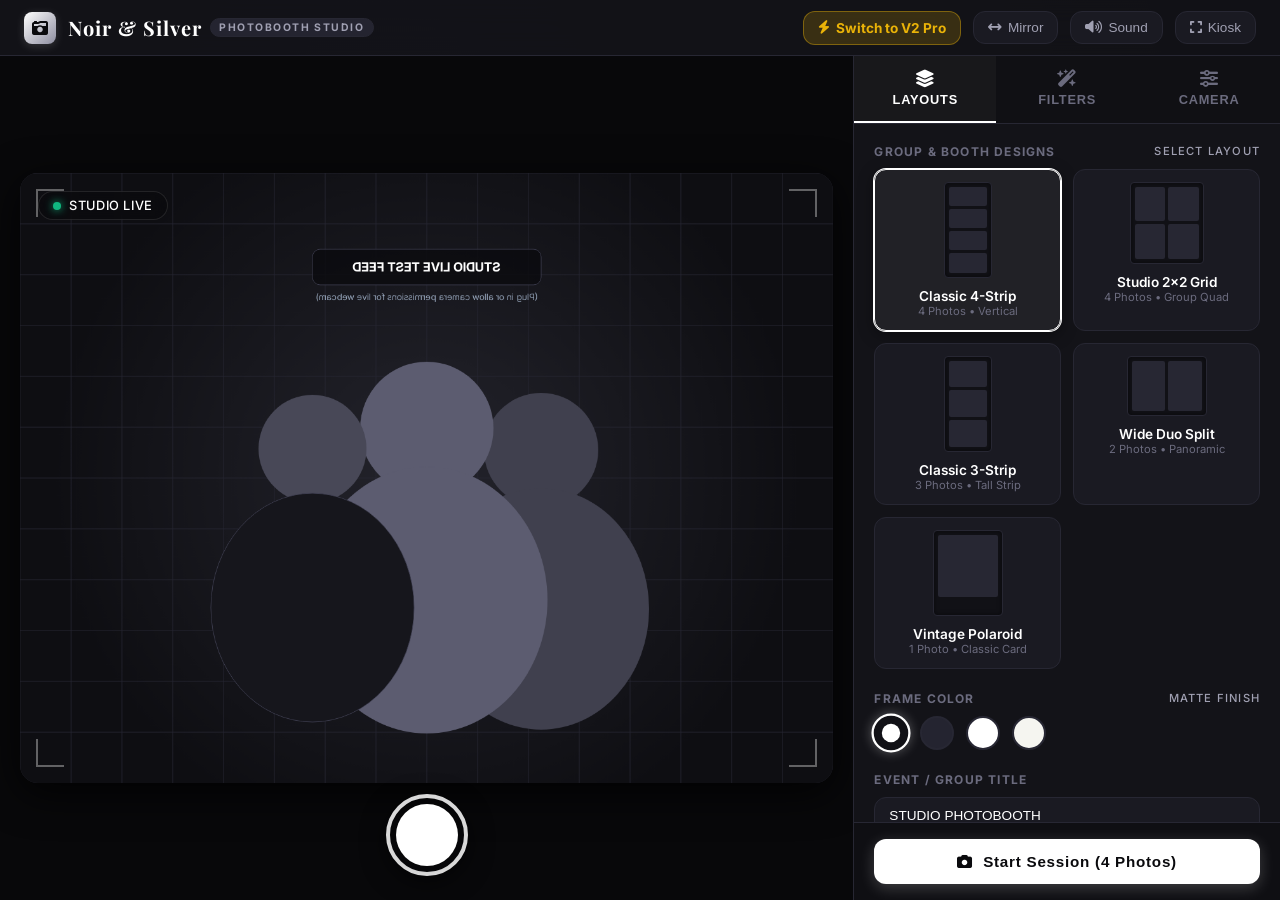
<file: index.html>
<!DOCTYPE html>
<html lang="en">
<head>
  <meta charset="UTF-8">
  <meta name="viewport" content="width=device-width, initial-scale=1.0, maximum-scale=1.0, user-scalable=no">
  <title>Classic Studio Photobooth</title>
  <meta name="description" content="Classic black and gray photobooth web application optimized for tablets and group photos">
  
  <!-- Google Fonts: Inter & Playfair Display -->
  <link rel="preconnect" href="https://fonts.googleapis.com">
  <link rel="preconnect" href="https://fonts.gstatic.com" crossorigin>
  <link href="https://fonts.googleapis.com/css2?family=Inter:wght@400;500;600;700&family=Playfair+Display:ital,wght@0,600;0,700;0,800;1,600;1,700&display=swap" rel="stylesheet">
  
  <!-- FontAwesome Icons -->
  <link rel="stylesheet" href="https://cdnjs.cloudflare.com/ajax/libs/font-awesome/6.5.1/css/all.min.css">
  
  <!-- Custom Stylesheet -->
  <link rel="stylesheet" href="css/style.css">
</head>
<body>

  <!-- Fullscreen Studio Flash Overlay -->
  <div id="flashLayer" class="flash-layer"></div>

  <!-- App Main Container -->
  <div class="app-container">
    
    <!-- Header Bar -->
    <header class="app-header">
      <div class="brand-wrapper">
        <div class="brand-icon">
          <i class="fa-solid fa-camera-retro"></i>
        </div>
        <div class="brand-title">
          Noir & Silver
          <span class="brand-tag">Photobooth Studio</span>
        </div>
      </div>

      <div class="header-actions">
        <a href="v2/" class="btn-header" style="background: rgba(234, 179, 8, 0.18); border-color: rgba(234, 179, 8, 0.4); color: #eab308; text-decoration: none; font-weight: 700;" title="Launch Massive V2 Studio Pro Upgrade">
          <i class="fa-solid fa-bolt"></i>
          <span>Switch to V2 Pro</span>
        </a>

        <button id="btnFlipCamera" class="btn-header" title="Mirror / Flip camera">
          <i class="fa-solid fa-arrows-left-right"></i>
          <span>Mirror</span>
        </button>

        <button id="btnSoundToggle" class="btn-header" title="Toggle audio feedback">
          <i class="fa-solid fa-volume-high"></i>
          <span>Sound</span>
        </button>

        <button id="btnFullscreen" class="btn-header" title="Fullscreen Kiosk Mode">
          <i class="fa-solid fa-expand"></i>
          <span>Kiosk</span>
        </button>
      </div>
    </header>

    <!-- Main Split Layout: 2/3 Camera Viewfinder, 1/3 Studio Options -->
    <main class="main-layout">
      
      <!-- LEFT SECTION (2/3): LIVE CAMERA VIEWFINDER -->
      <section class="viewfinder-section">
        <div class="viewfinder-wrapper">
          <div id="viewfinderBox" class="viewfinder-box aspect-4-3">
            
            <!-- Live WebRTC Video Stream -->
            <video id="videoStream" autoplay playsinline muted></video>

            <!-- Framing Crosshair Corners -->
            <div class="frame-corner top-left"></div>
            <div class="frame-corner top-right"></div>
            <div class="frame-corner bottom-left"></div>
            <div class="frame-corner bottom-right"></div>

            <!-- Viewfinder Header Overlay -->
            <div class="viewfinder-overlay">
              <div class="overlay-top">
                <div id="statusBadge" class="status-badge">
                  <span id="statusDot" class="status-dot"></span>
                  <span>STUDIO LIVE</span>
                </div>

                <div id="sequenceProgress" class="sequence-progress">
                  <i class="fa-solid fa-film"></i>
                  <span id="sequenceText">Photo 1 of 4</span>
                </div>
              </div>
            </div>

            <!-- Large Countdown Overlay -->
            <div id="countdownOverlay" class="countdown-overlay">
              <div id="countdownNumber" class="countdown-number">3</div>
              <div id="countdownLabel" class="countdown-label">GET READY</div>
            </div>

          </div>
        </div>

        <!-- Big Tactile Viewfinder Shutter Trigger Bar -->
        <div class="viewfinder-controls">
          <button id="btnShutter" class="btn-shutter" title="Take Photo (Spacebar)">
            <div class="btn-shutter-inner"></div>
          </button>
        </div>
      </section>

      <!-- RIGHT SECTION (1/3): CONTROLS & DESIGNS SIDEBAR -->
      <aside class="controls-sidebar">
        
        <!-- Sidebar Navigation Tabs -->
        <nav class="sidebar-tabs">
          <button class="tab-btn active" data-tab="tabLayouts">
            <i class="fa-solid fa-layer-group"></i>
            <span>Layouts</span>
          </button>
          <button class="tab-btn" data-tab="tabFilters">
            <i class="fa-solid fa-wand-magic-sparkles"></i>
            <span>Filters</span>
          </button>
          <button class="tab-btn" data-tab="tabCamera">
            <i class="fa-solid fa-sliders"></i>
            <span>Camera</span>
          </button>
        </nav>

        <!-- Sidebar Tab Panes -->
        <div class="sidebar-content">
          
          <!-- TAB 1: GROUP LAYOUTS & DESIGNS -->
          <div id="tabLayouts" class="tab-pane active">
            
            <div class="control-group">
              <div class="control-title">
                <span>Group & Booth Designs</span>
                <span class="badge">Select Layout</span>
              </div>
              
              <div class="template-card-grid">
                
                <!-- Classic 4-Strip -->
                <div class="template-card selected" data-template="strip-4">
                  <div class="template-wireframe wireframe-strip-4">
                    <div class="wireframe-slot"></div>
                    <div class="wireframe-slot"></div>
                    <div class="wireframe-slot"></div>
                    <div class="wireframe-slot"></div>
                  </div>
                  <div class="template-info">
                    <div class="template-name">Classic 4-Strip</div>
                    <div class="template-shots">4 Photos • Vertical</div>
                  </div>
                </div>

                <!-- 2x2 Quad Grid (Great for Groups) -->
                <div class="template-card" data-template="grid-2x2">
                  <div class="template-wireframe wireframe-grid-2x2">
                    <div class="wireframe-slot"></div>
                    <div class="wireframe-slot"></div>
                    <div class="wireframe-slot"></div>
                    <div class="wireframe-slot"></div>
                  </div>
                  <div class="template-info">
                    <div class="template-name">Studio 2×2 Grid</div>
                    <div class="template-shots">4 Photos • Group Quad</div>
                  </div>
                </div>

                <!-- Minimal 3-Strip -->
                <div class="template-card" data-template="strip-3">
                  <div class="template-wireframe wireframe-strip-3">
                    <div class="wireframe-slot"></div>
                    <div class="wireframe-slot"></div>
                    <div class="wireframe-slot"></div>
                  </div>
                  <div class="template-info">
                    <div class="template-name">Classic 3-Strip</div>
                    <div class="template-shots">3 Photos • Tall Strip</div>
                  </div>
                </div>

                <!-- Wide Duo Split -->
                <div class="template-card" data-template="wide-duo">
                  <div class="template-wireframe wireframe-duo">
                    <div class="wireframe-slot"></div>
                    <div class="wireframe-slot"></div>
                  </div>
                  <div class="template-info">
                    <div class="template-name">Wide Duo Split</div>
                    <div class="template-shots">2 Photos • Panoramic</div>
                  </div>
                </div>

                <!-- Vintage Polaroid -->
                <div class="template-card" data-template="polaroid">
                  <div class="template-wireframe wireframe-polaroid">
                    <div class="wireframe-slot"></div>
                  </div>
                  <div class="template-info">
                    <div class="template-name">Vintage Polaroid</div>
                    <div class="template-shots">1 Photo • Classic Card</div>
                  </div>
                </div>

              </div>
            </div>

            <!-- Frame Customization -->
            <div class="control-group">
              <div class="control-title">
                <span>Frame Color</span>
                <span class="badge">Matte Finish</span>
              </div>
              <div class="color-picker-row">
                <div class="color-option selected" data-color="#111116" style="background: #111116;" title="Obsidian Black"></div>
                <div class="color-option" data-color="#242430" style="background: #242430;" title="Slate Graphite"></div>
                <div class="color-option" data-color="#ffffff" style="background: #ffffff;" title="Pure Studio White"></div>
                <div class="color-option" data-color="#f5f5f0" style="background: #f5f5f0;" title="Classic Ivory Cream"></div>
              </div>
            </div>

            <!-- Custom Event Branding Text -->
            <div class="control-group">
              <div class="control-title">
                <span>Event / Group Title</span>
              </div>
              <input type="text" id="customEventText" class="custom-input" value="STUDIO PHOTOBOOTH" placeholder="e.g. Birthday Bash 2026, Friends Forever">
            </div>

          </div>

          <!-- TAB 2: FILTERS & EFFECTS -->
          <div id="tabFilters" class="tab-pane">
            
            <div class="control-group">
              <div class="control-title">
                <span>Studio Color Grading</span>
                <span class="badge">Live & Final</span>
              </div>

              <div class="filter-grid">
                
                <div class="filter-item selected" data-filter="normal">
                  <div class="filter-swatch swatch-normal"></div>
                  <span class="filter-name">Natural</span>
                </div>

                <div class="filter-item" data-filter="noir">
                  <div class="filter-swatch swatch-noir"></div>
                  <span class="filter-name">Noir B&W</span>
                </div>

                <div class="filter-item" data-filter="sepia">
                  <div class="filter-swatch swatch-sepia"></div>
                  <span class="filter-name">Vintage</span>
                </div>

                <div class="filter-item" data-filter="velvet">
                  <div class="filter-swatch swatch-velvet"></div>
                  <span class="filter-name">Velvet Mono</span>
                </div>

                <div class="filter-item" data-filter="warm">
                  <div class="filter-swatch swatch-warm"></div>
                  <span class="filter-name">Warm Glow</span>
                </div>

                <div class="filter-item" data-filter="cool">
                  <div class="filter-swatch swatch-cool"></div>
                  <span class="filter-name">Cyber Chill</span>
                </div>

              </div>
            </div>

          </div>

          <!-- TAB 3: CAMERA, SIZES & TIMER -->
          <div id="tabCamera" class="tab-pane">
            
            <!-- Camera Device Selection -->
            <div class="control-group">
              <div class="control-title">
                <span>Camera Device</span>
                <i class="fa-solid fa-video"></i>
              </div>
              <div class="select-wrapper">
                <select id="cameraSelect" class="custom-select">
                  <option value="">Detecting cameras...</option>
                </select>
                <i class="fa-solid fa-chevron-down select-arrow"></i>
              </div>
            </div>

            <!-- Aspect Ratio Preset (Sizes) -->
            <div class="control-group">
              <div class="control-title">
                <span>Camera Frame Size</span>
                <span class="badge">Aspect Ratio</span>
              </div>
              <div class="option-grid cols-4">
                <button class="btn-option selected" data-aspect="4/3">
                  <strong>4:3</strong>
                  <span style="font-size: 0.65rem;">Classic</span>
                </button>
                <button class="btn-option" data-aspect="16/9">
                  <strong>16:9</strong>
                  <span style="font-size: 0.65rem;">Widescreen</span>
                </button>
                <button class="btn-option" data-aspect="1/1">
                  <strong>1:1</strong>
                  <span style="font-size: 0.65rem;">Square</span>
                </button>
                <button class="btn-option" data-aspect="3/2">
                  <strong>3:2</strong>
                  <span style="font-size: 0.65rem;">Photo</span>
                </button>
              </div>
            </div>

            <!-- Countdown Timer Duration -->
            <div class="control-group">
              <div class="control-title">
                <span>Countdown Counter</span>
                <i class="fa-regular fa-clock"></i>
              </div>
              <div class="option-grid cols-4">
                <button class="btn-option" data-timer="0">Off</button>
                <button class="btn-option selected" data-timer="3">3s</button>
                <button class="btn-option" data-timer="5">5s</button>
                <button class="btn-option" data-timer="10">10s</button>
              </div>
            </div>

          </div>

        </div>

        <!-- Sidebar Bottom Shutter Action -->
        <footer class="sidebar-footer">
          <button id="btnStartSession" class="btn-start-session">
            <i class="fa-solid fa-camera"></i>
            <span>Start Session (4 Photos)</span>
          </button>
        </footer>

      </aside>

    </main>

  </div>

  <!-- RESULT & COMPOSITE PREVIEW MODAL -->
  <div id="resultModal" class="modal-backdrop">
    <div class="result-modal">
      
      <!-- Left Panel: Final Rendered Composite Canvas -->
      <div class="result-preview-panel">
        <canvas id="compositeCanvas"></canvas>
      </div>

      <!-- Right Panel: Download, Print & Retake Controls -->
      <div class="result-actions-panel">
        
        <div>
          <div class="result-header">
            <div>
              <h2 class="result-title">Studio Print</h2>
              <p class="result-subtitle">High-resolution group photobooth composite</p>
            </div>
            <button id="btnCloseModal" class="btn-close-modal" title="Close Preview">
              <i class="fa-solid fa-xmark"></i>
            </button>
          </div>

          <div class="result-quick-tweaks">
            <p style="font-size: 0.8rem; color: var(--text-muted); text-transform: uppercase; letter-spacing: 0.05em; font-weight: 600;">Quick Adjustments</p>
            <p style="font-size: 0.85rem; color: var(--text-secondary);">
              You can click any filter or frame color in the sidebar tabs to re-color your strip instantly before printing or downloading!
            </p>
          </div>
        </div>

        <div class="result-buttons">
          <button id="btnPrintPhoto" class="btn-primary-action">
            <i class="fa-solid fa-print"></i>
            <span>Print Photo Strip</span>
          </button>

          <button id="btnDownloadPng" class="btn-secondary-action">
            <i class="fa-solid fa-download"></i>
            <span>Save High-Res PNG</span>
          </button>

          <button id="btnDownloadJpg" class="btn-secondary-action">
            <i class="fa-regular fa-image"></i>
            <span>Save JPEG</span>
          </button>

          <button id="btnRetakeAll" class="btn-secondary-action btn-retake">
            <i class="fa-solid fa-arrow-rotate-left"></i>
            <span>Retake Session</span>
          </button>
        </div>

      </div>

    </div>
  </div>

  <!-- Application Logic Scripts -->
  <script src="js/audio.js"></script>
  <script src="js/camera.js"></script>
  <script src="js/templates.js"></script>
  <script src="js/app.js"></script>
</body>
</html>
</file>
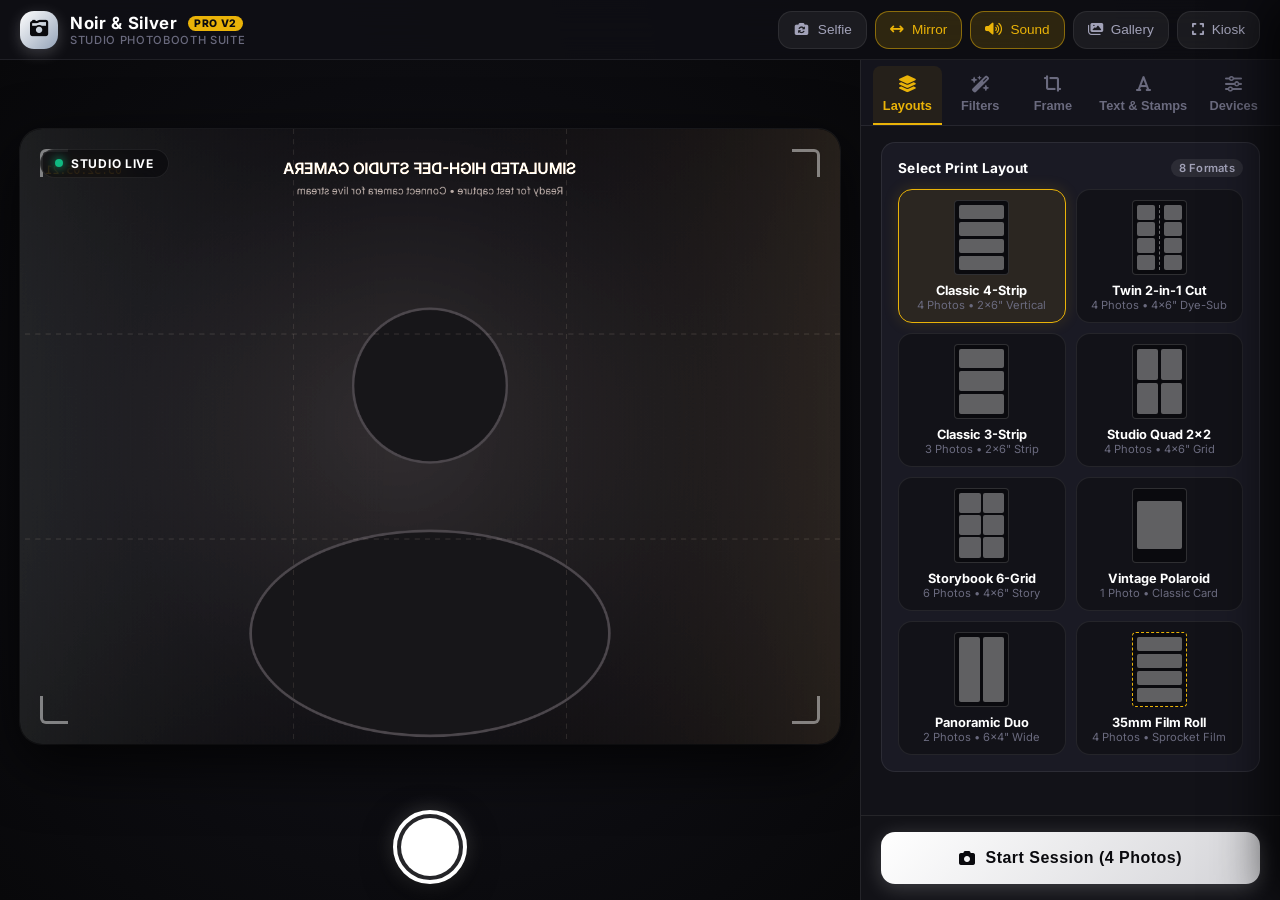
<file: v2/index.html>
<!DOCTYPE html>
<html lang="en">
<head>
  <meta charset="UTF-8">
  <meta name="viewport" content="width=device-width, initial-scale=1.0, maximum-scale=1.0, user-scalable=no, viewport-fit=cover">
  <title>Photobooth Studio Pro (V2) - Vintage & Classic</title>
  <meta name="description" content="Professional high-definition photobooth studio web application with vintage film filters, multi-device support, format editing, and instant print/save.">

  <!-- Google Fonts: Inter, Playfair Display, Cinzel, Bebas Neue, Special Elite -->
  <link rel="preconnect" href="https://fonts.googleapis.com">
  <link rel="preconnect" href="https://fonts.gstatic.com" crossorigin>
  <link href="https://fonts.googleapis.com/css2?family=Bebas+Neue&family=Cinzel:wght@600;700;800&family=Inter:wght@400;500;600;700;800&family=Playfair+Display:ital,wght@0,600;0,700;0,800;1,600;1,700&family=Special+Elite&display=swap" rel="stylesheet">

  <!-- FontAwesome 6 Icons -->
  <link rel="stylesheet" href="https://cdnjs.cloudflare.com/ajax/libs/font-awesome/6.5.1/css/all.min.css">

  <!-- Master Stylesheet -->
  <link rel="stylesheet" href="css/v2-style.css">
</head>
<body>

  <!-- Fullscreen Studio Flash Overlay -->
  <div id="flashLayer" class="flash-layer"></div>

  <!-- App Main Container -->
  <div class="app-container">

    <!-- Top Navigation Header -->
    <header class="app-header">
      <div class="brand-wrapper">
        <div class="brand-icon">
          <i class="fa-solid fa-camera-retro"></i>
        </div>
        <div class="brand-title">
          <div>
            Noir & Silver
            <span class="badge-v2">PRO V2</span>
          </div>
          <span class="brand-tag">Studio Photobooth Suite</span>
        </div>
      </div>

      <div class="header-actions">
        <!-- Quick Switch Facing Mode (Selfie / Rear) -->
        <button id="btnSwitchFacing" class="btn-header" title="Switch Front / Rear Camera">
          <i class="fa-solid fa-camera-rotate"></i>
          <span>Selfie</span>
        </button>

        <!-- Mirror Camera -->
        <button id="btnFlipCamera" class="btn-header active" title="Mirror / Flip Camera Feed">
          <i class="fa-solid fa-arrows-left-right"></i>
          <span>Mirror</span>
        </button>

        <!-- Sound Toggle -->
        <button id="btnSoundToggle" class="btn-header active" title="Audio Shutter & Ticks">
          <i class="fa-solid fa-volume-high"></i>
          <span>Sound</span>
        </button>

        <!-- Session Gallery -->
        <button id="btnGalleryToggle" class="btn-header" title="Session Capture History (G)">
          <i class="fa-solid fa-images"></i>
          <span>Gallery</span>
        </button>

        <!-- Kiosk Fullscreen Mode -->
        <button id="btnFullscreen" class="btn-header" title="Fullscreen Kiosk Standby Mode">
          <i class="fa-solid fa-expand"></i>
          <span>Kiosk</span>
        </button>
      </div>
    </header>

    <!-- Main Studio Split Layout -->
    <main class="main-layout">

      <!-- LEFT SECTION: CAMERA VIEWFINDER -->
      <section class="viewfinder-section">
        <div class="viewfinder-wrapper">
          <div id="viewfinderBox" class="viewfinder-box aspect-4-3">

            <!-- Live Camera Stream -->
            <video id="videoStream" autoplay playsinline muted></video>

            <!-- Framing Crosshair Corners -->
            <div class="frame-corner top-left"></div>
            <div class="frame-corner top-right"></div>
            <div class="frame-corner bottom-left"></div>
            <div class="frame-corner bottom-right"></div>

            <!-- Viewfinder Header Overlay -->
            <div class="viewfinder-overlay">
              <div class="overlay-top">
                <div id="statusBadge" class="status-badge">
                  <span id="statusDot" class="status-dot"></span>
                  <span>STUDIO LIVE</span>
                </div>

                <div id="sequenceProgress" class="sequence-progress">
                  <i class="fa-solid fa-film"></i>
                  <span id="sequenceText">Photo 1 of 4</span>
                </div>
              </div>
            </div>

            <!-- Countdown Overlay -->
            <div id="countdownOverlay" class="countdown-overlay">
              <div id="countdownNumber" class="countdown-number">3</div>
              <div id="countdownLabel" class="countdown-label">GET READY</div>
            </div>

          </div>
        </div>

        <!-- Big Tactile Viewfinder Shutter Trigger Bar -->
        <div class="viewfinder-controls">
          <button id="btnShutter" class="btn-shutter" title="Take Photo (Spacebar)">
            <div class="btn-shutter-inner"></div>
          </button>
        </div>
      </section>

      <!-- RIGHT SECTION: CONTROLS & STUDIO SUITE SIDEBAR -->
      <aside class="controls-sidebar">

        <!-- Navigation Tabs -->
        <nav class="sidebar-tabs">
          <button class="tab-btn active" data-tab="tabLayouts">
            <i class="fa-solid fa-layer-group"></i>
            <span>Layouts</span>
          </button>
          <button class="tab-btn" data-tab="tabFilters">
            <i class="fa-solid fa-wand-magic-sparkles"></i>
            <span>Filters</span>
          </button>
          <button class="tab-btn" data-tab="tabFraming">
            <i class="fa-solid fa-crop-simple"></i>
            <span>Frame</span>
          </button>
          <button class="tab-btn" data-tab="tabBranding">
            <i class="fa-solid fa-font"></i>
            <span>Text & Stamps</span>
          </button>
          <button class="tab-btn" data-tab="tabDevices">
            <i class="fa-solid fa-sliders"></i>
            <span>Devices</span>
          </button>
        </nav>

        <!-- Sidebar Content Panes -->
        <div class="sidebar-content">

          <!-- TAB 1: BOOTH FORMATS & LAYOUTS -->
          <div id="tabLayouts" class="tab-pane active">
            <div class="control-group">
              <div class="control-title">
                <span>Select Print Layout</span>
                <span class="badge">8 Formats</span>
              </div>

              <div class="template-card-grid">
                <!-- 1. Classic 4-Strip -->
                <div class="template-card selected" data-template="strip-4">
                  <div class="template-wireframe wireframe-strip-4">
                    <div class="wireframe-slot"></div>
                    <div class="wireframe-slot"></div>
                    <div class="wireframe-slot"></div>
                    <div class="wireframe-slot"></div>
                  </div>
                  <div class="template-info">
                    <div class="template-name">Classic 4-Strip</div>
                    <div class="template-shots">4 Photos • 2×6" Vertical</div>
                  </div>
                </div>

                <!-- 2. Duplicate 2-in-1 Strip -->
                <div class="template-card" data-template="double-strip-4">
                  <div class="template-wireframe" style="flex-direction: row; gap: 4px;">
                    <div style="flex: 1; display: flex; flex-direction: column; gap: 2px;">
                      <div class="wireframe-slot"></div>
                      <div class="wireframe-slot"></div>
                      <div class="wireframe-slot"></div>
                      <div class="wireframe-slot"></div>
                    </div>
                    <div style="border-right: 1px dashed rgba(255,255,255,0.4);"></div>
                    <div style="flex: 1; display: flex; flex-direction: column; gap: 2px;">
                      <div class="wireframe-slot"></div>
                      <div class="wireframe-slot"></div>
                      <div class="wireframe-slot"></div>
                      <div class="wireframe-slot"></div>
                    </div>
                  </div>
                  <div class="template-info">
                    <div class="template-name">Twin 2-in-1 Cut</div>
                    <div class="template-shots">4 Photos • 4×6" Dye-Sub</div>
                  </div>
                </div>

                <!-- 3. Classic 3-Strip -->
                <div class="template-card" data-template="strip-3">
                  <div class="template-wireframe">
                    <div class="wireframe-slot"></div>
                    <div class="wireframe-slot"></div>
                    <div class="wireframe-slot"></div>
                  </div>
                  <div class="template-info">
                    <div class="template-name">Classic 3-Strip</div>
                    <div class="template-shots">3 Photos • 2×6" Strip</div>
                  </div>
                </div>

                <!-- 4. Studio Quad 2x2 Grid -->
                <div class="template-card" data-template="grid-2x2">
                  <div class="template-wireframe wireframe-grid-2x2">
                    <div class="wireframe-slot"></div>
                    <div class="wireframe-slot"></div>
                    <div class="wireframe-slot"></div>
                    <div class="wireframe-slot"></div>
                  </div>
                  <div class="template-info">
                    <div class="template-name">Studio Quad 2×2</div>
                    <div class="template-shots">4 Photos • 4×6" Grid</div>
                  </div>
                </div>

                <!-- 5. Storybook 6-Grid -->
                <div class="template-card" data-template="grid-2x3">
                  <div class="template-wireframe wireframe-grid-2x3">
                    <div class="wireframe-slot"></div>
                    <div class="wireframe-slot"></div>
                    <div class="wireframe-slot"></div>
                    <div class="wireframe-slot"></div>
                    <div class="wireframe-slot"></div>
                    <div class="wireframe-slot"></div>
                  </div>
                  <div class="template-info">
                    <div class="template-name">Storybook 6-Grid</div>
                    <div class="template-shots">6 Photos • 4×6" Story</div>
                  </div>
                </div>

                <!-- 6. Vintage Polaroid -->
                <div class="template-card" data-template="polaroid">
                  <div class="template-wireframe wireframe-polaroid">
                    <div class="wireframe-slot"></div>
                  </div>
                  <div class="template-info">
                    <div class="template-name">Vintage Polaroid</div>
                    <div class="template-shots">1 Photo • Classic Card</div>
                  </div>
                </div>

                <!-- 7. Wide Panoramic Duo -->
                <div class="template-card" data-template="wide-duo">
                  <div class="template-wireframe wireframe-duo">
                    <div class="wireframe-slot"></div>
                    <div class="wireframe-slot"></div>
                  </div>
                  <div class="template-info">
                    <div class="template-name">Panoramic Duo</div>
                    <div class="template-shots">2 Photos • 6×4" Wide</div>
                  </div>
                </div>

                <!-- 8. 35mm Film Roll Strip -->
                <div class="template-card" data-template="film-35mm">
                  <div class="template-wireframe" style="border: 1px dashed #eab308;">
                    <div class="wireframe-slot"></div>
                    <div class="wireframe-slot"></div>
                    <div class="wireframe-slot"></div>
                    <div class="wireframe-slot"></div>
                  </div>
                  <div class="template-info">
                    <div class="template-name">35mm Film Roll</div>
                    <div class="template-shots">4 Photos • Sprocket Film</div>
                  </div>
                </div>

              </div>
            </div>
          </div>

          <!-- TAB 2: VINTAGE & CLASSIC FILTERS -->
          <div id="tabFilters" class="tab-pane">
            <div class="control-group">
              <div class="control-title">
                <span>Color Grading & Film Stock</span>
                <span class="badge">10 Presets</span>
              </div>

              <div class="filter-grid">
                <!-- 1. Vintage 70s -->
                <div class="filter-item selected" data-filter="vintage70s">
                  <div class="filter-swatch swatch-vintage70s"></div>
                  <span class="filter-name">Vintage 70s</span>
                  <span class="filter-tagline">Warm amber nostalgia</span>
                </div>

                <!-- 2. Classic 20s Sepia -->
                <div class="filter-item" data-filter="sepia20s">
                  <div class="filter-swatch swatch-sepia20s"></div>
                  <span class="filter-name">Classic Sepia</span>
                  <span class="filter-tagline">1920s antique tone</span>
                </div>

                <!-- 3. Kodachrome 35mm -->
                <div class="filter-item" data-filter="kodachrome">
                  <div class="filter-swatch swatch-kodachrome"></div>
                  <span class="filter-name">Kodachrome 35mm</span>
                  <span class="filter-tagline">Vibrant analog film</span>
                </div>

                <!-- 4. Polaroid 600 Matte -->
                <div class="filter-item" data-filter="polaroid600">
                  <div class="filter-swatch swatch-polaroid600"></div>
                  <span class="filter-name">Polaroid 600</span>
                  <span class="filter-tagline">Faded instant matte</span>
                </div>

                <!-- 5. Silver Gelatin B&W -->
                <div class="filter-item" data-filter="silverGelatin">
                  <div class="filter-swatch swatch-silverGelatin"></div>
                  <span class="filter-name">Silver Gelatin</span>
                  <span class="filter-tagline">Fine art darkroom B&W</span>
                </div>

                <!-- 6. Cinema Noir 40s -->
                <div class="filter-item" data-filter="noir">
                  <div class="filter-swatch swatch-noir"></div>
                  <span class="filter-name">Cinema Noir</span>
                  <span class="filter-tagline">High contrast shadow crush</span>
                </div>

                <!-- 7. Retro Camcorder 90s -->
                <div class="filter-item" data-filter="camcorder95">
                  <div class="filter-swatch swatch-camcorder95"></div>
                  <span class="filter-name">Camcorder 90s</span>
                  <span class="filter-tagline">VHS cassette warmth</span>
                </div>

                <!-- 8. Golden Hour Glow -->
                <div class="filter-item" data-filter="goldenHour">
                  <div class="filter-swatch swatch-goldenHour"></div>
                  <span class="filter-name">Golden Hour</span>
                  <span class="filter-tagline">Luminous sunset skin tones</span>
                </div>

                <!-- 9. Pastel Soft Dream -->
                <div class="filter-item" data-filter="pastelDream">
                  <div class="filter-swatch swatch-pastelDream"></div>
                  <span class="filter-name">Pastel Dream</span>
                  <span class="filter-tagline">Dreamy highlight bloom</span>
                </div>

                <!-- 10. Natural Studio Pro -->
                <div class="filter-item" data-filter="normal">
                  <div class="filter-swatch swatch-normal"></div>
                  <span class="filter-name">Natural Studio</span>
                  <span class="filter-tagline">Balanced crisp fidelity</span>
                </div>
              </div>

              <!-- Filter Intensity Slider -->
              <div class="slider-wrapper" style="margin-top: 14px;">
                <div class="slider-label-row">
                  <span>Filter Intensity</span>
                  <span id="intensityValueDisplay" style="font-weight: 700; color: var(--accent-gold);">100%</span>
                </div>
                <input type="range" id="filterIntensitySlider" class="custom-range" min="0" max="100" value="100">
              </div>

              <!-- Analog Film Grain Slider -->
              <div class="slider-wrapper">
                <div class="slider-label-row">
                  <span>Analog Film Grain</span>
                  <span id="grainValueDisplay" style="font-weight: 700; color: var(--accent-gold);">18%</span>
                </div>
                <input type="range" id="filmGrainSlider" class="custom-range" min="0" max="60" value="18">
              </div>

            </div>
          </div>

          <!-- TAB 3: FRAME FORMAT EDITING -->
          <div id="tabFraming" class="tab-pane">
            
            <!-- Frame Color Picker -->
            <div class="control-group">
              <div class="control-title">
                <span>Frame Color & Finish</span>
                <span class="badge">12 Tones</span>
              </div>
              <div class="color-picker-row">
                <div class="color-option selected" data-color="#111116" style="background: #111116;" title="Obsidian Black"></div>
                <div class="color-option" data-color="#1e293b" style="background: #1e293b;" title="Slate Navy"></div>
                <div class="color-option" data-color="#ffffff" style="background: #ffffff;" title="Pure White"></div>
                <div class="color-option" data-color="#f5f5f0" style="background: #f5f5f0;" title="Vintage Ivory"></div>
                <div class="color-option" data-color="#94a3b8" style="background: #94a3b8;" title="Titanium Silver"></div>
                <div class="color-option" data-color="#f43f5e" style="background: #f43f5e;" title="Dusty Rose"></div>
                <div class="color-option" data-color="#10b981" style="background: #10b981;" title="Sage Green"></div>
                <div class="color-option" data-color="#78350f" style="background: #78350f;" title="Kraft Brown"></div>
                <div class="color-option" data-color="#eab308" style="background: #eab308;" title="Champagne Gold"></div>
                <div class="color-option" data-color="#881337" style="background: #881337;" title="Crimson Velvet"></div>
                <div class="color-option" data-color="#6366f1" style="background: #6366f1;" title="Electric Indigo"></div>
                <input type="color" id="customColorInput" class="custom-color-picker" value="#111116" title="Custom Hex Picker">
              </div>
            </div>

            <!-- Frame Geometry Customization -->
            <div class="control-group">
              <div class="control-title">
                <span>Border Padding & Gaps</span>
              </div>

              <!-- Border Padding -->
              <div class="slider-wrapper">
                <div class="slider-label-row">
                  <span>Outer Frame Padding</span>
                  <span id="paddingValueDisplay" style="font-weight: 700; color: var(--accent-gold);">36px</span>
                </div>
                <input type="range" id="borderPaddingSlider" class="custom-range" min="16" max="72" value="36">
              </div>

              <!-- Photo Gap -->
              <div class="slider-wrapper">
                <div class="slider-label-row">
                  <span>Photo Gap Spacing</span>
                  <span id="gapValueDisplay" style="font-weight: 700; color: var(--accent-gold);">20px</span>
                </div>
                <input type="range" id="photoGapSlider" class="custom-range" min="6" max="50" value="20">
              </div>

              <!-- Corner Radius -->
              <div class="slider-wrapper">
                <div class="slider-label-row">
                  <span>Corner Roundness</span>
                  <span id="radiusValueDisplay" style="font-weight: 700; color: var(--accent-gold);">8px</span>
                </div>
                <input type="range" id="cornerRadiusSlider" class="custom-range" min="0" max="36" value="8">
              </div>

            </div>
          </div>

          <!-- TAB 4: TEXT & STAMPS -->
          <div id="tabBranding" class="tab-pane">
            <div class="control-group">
              <div class="control-title">
                <span>Event Typography & Branding</span>
              </div>

              <!-- Font Family Selector -->
              <div>
                <label style="font-size: 0.75rem; color: var(--text-muted); display: block; margin-bottom: 4px;">Header Font Style</label>
                <div class="select-wrapper">
                  <select id="fontSelect" class="custom-select">
                    <option value="Playfair Display" selected>Playfair Display (Luxury Serif)</option>
                    <option value="Cinzel">Cinzel (Classic Roman / Antique)</option>
                    <option value="Special Elite">Special Elite (Retro Typewriter)</option>
                    <option value="Bebas Neue">Bebas Neue (Bold Kiosk Modern)</option>
                    <option value="Inter">Inter (Clean Studio Minimal)</option>
                  </select>
                  <i class="fa-solid fa-chevron-down select-arrow"></i>
                </div>
              </div>

              <!-- Event Title -->
              <div>
                <label style="font-size: 0.75rem; color: var(--text-muted); display: block; margin-bottom: 4px;">Main Event Title</label>
                <input type="text" id="customEventTitle" class="custom-input" value="STUDIO PHOTOBOOTH" placeholder="e.g. Maria's 21st, Friends Forever">
              </div>

              <!-- Subtitle -->
              <div>
                <label style="font-size: 0.75rem; color: var(--text-muted); display: block; margin-bottom: 4px;">Tagline / Subtitle</label>
                <input type="text" id="customSubtitle" class="custom-input" value="PRO EDITION • NOIR & SILVER" placeholder="e.g. Best Night Ever">
              </div>

              <!-- Location -->
              <div>
                <label style="font-size: 0.75rem; color: var(--text-muted); display: block; margin-bottom: 4px;">Location Stamp (Optional)</label>
                <input type="text" id="customLocation" class="custom-input" placeholder="e.g. Vigan City, Manila Studio">
              </div>

              <!-- Date Toggle -->
              <div style="display: flex; align-items: center; justify-content: space-between; padding-top: 4px;">
                <span style="font-size: 0.85rem; color: var(--text-secondary);">Include Date Stamp</span>
                <input type="checkbox" id="toggleDateStamp" checked style="accent-color: var(--accent-gold); width: 18px; height: 18px; cursor: pointer;">
              </div>
            </div>

            <!-- Vintage Rubber Stamps & Stickers -->
            <div class="control-group">
              <div class="control-title">
                <span>Stamps & Embellishments</span>
                <button id="btnClearStickers" style="background: none; border: none; color: var(--accent-red); font-size: 0.75rem; cursor: pointer;">Clear All</button>
              </div>

              <div class="sticker-chips-row">
                <button class="sticker-chip" data-sticker="stamp-approved">
                  <i class="fa-solid fa-stamp" style="color: #dc2626;"></i> Approved
                </button>
                <button class="sticker-chip" data-sticker="stamp-original">
                  <i class="fa-solid fa-film" style="color: #ca8a04;"></i> 35mm Film
                </button>
                <button class="sticker-chip" data-sticker="stamp-vip">
                  <i class="fa-solid fa-star" style="color: #eab308;"></i> VIP Access
                </button>
                <button class="sticker-chip" data-sticker="stamp-noir">
                  <i class="fa-solid fa-camera-retro"></i> Noir Archive
                </button>
                <button class="sticker-chip" data-sticker="emoji-sparkles">✨ Sparkles</button>
                <button class="sticker-chip" data-sticker="emoji-heart">❤️ Heart</button>
                <button class="sticker-chip" data-sticker="emoji-sunglasses">😎 Shades</button>
                <button class="sticker-chip" data-sticker="emoji-party">🎉 Party</button>
                <button class="sticker-chip" data-sticker="emoji-crown">👑 Crown</button>
                <button class="sticker-chip" data-sticker="emoji-camera">📸 Camera</button>
                <button class="sticker-chip" data-sticker="emoji-disco">🪩 Disco</button>
              </div>
            </div>
          </div>

          <!-- TAB 5: DEVICES, RESOLUTION & TIMER -->
          <div id="tabDevices" class="tab-pane">
            <!-- Camera Device Selector -->
            <div class="control-group">
              <div class="control-title">
                <span>Camera Device Selection</span>
                <i class="fa-solid fa-video"></i>
              </div>
              <div class="select-wrapper">
                <select id="cameraSelect" class="custom-select">
                  <option value="">Detecting camera devices...</option>
                </select>
                <i class="fa-solid fa-chevron-down select-arrow"></i>
              </div>
            </div>

            <!-- Resolution Quality -->
            <div class="control-group">
              <div class="control-title">
                <span>Camera Feed Resolution</span>
                <i class="fa-solid fa-sliders"></i>
              </div>
              <div class="select-wrapper">
                <select id="resolutionSelect" class="custom-select">
                  <option value="1080p" selected>1080p Full HD (Recommended)</option>
                  <option value="4k">4K Ultra HD (Studio High-Res)</option>
                  <option value="720p">720p HD (Low-Power / Mobile)</option>
                </select>
                <i class="fa-solid fa-chevron-down select-arrow"></i>
              </div>
            </div>

            <!-- Aspect Ratio Selector -->
            <div class="control-group">
              <div class="control-title">
                <span>Frame Ratio</span>
                <span class="badge">Live View</span>
              </div>
              <div class="option-grid cols-4">
                <button class="btn-option selected" data-aspect="4/3">
                  <strong>4:3</strong>
                  <span style="font-size: 0.65rem;">Classic</span>
                </button>
                <button class="btn-option" data-aspect="16/9">
                  <strong>16:9</strong>
                  <span style="font-size: 0.65rem;">Wide</span>
                </button>
                <button class="btn-option" data-aspect="1/1">
                  <strong>1:1</strong>
                  <span style="font-size: 0.65rem;">Square</span>
                </button>
                <button class="btn-option" data-aspect="3/2">
                  <strong>3:2</strong>
                  <span style="font-size: 0.65rem;">Photo</span>
                </button>
              </div>
            </div>

            <!-- Countdown Timer Duration -->
            <div class="control-group">
              <div class="control-title">
                <span>Countdown Counter</span>
                <i class="fa-regular fa-clock"></i>
              </div>
              <div class="option-grid cols-4">
                <button class="btn-option" data-timer="0">Off</button>
                <button class="btn-option selected" data-timer="3">3s</button>
                <button class="btn-option" data-timer="5">5s</button>
                <button class="btn-option" data-timer="10">10s</button>
              </div>
            </div>

          </div>

        </div>

        <!-- Sidebar Bottom Master Shutter Trigger -->
        <footer class="sidebar-footer">
          <button id="btnStartSession" class="btn-start-session">
            <i class="fa-solid fa-camera"></i>
            <span>Start Session (4 Photos)</span>
          </button>
        </footer>

      </aside>

    </main>

  </div>

  <!-- RESULT & COMPOSITE PREVIEW MODAL -->
  <div id="resultModal" class="modal-backdrop">
    <div class="result-modal">

      <!-- Left Panel: Final Rendered Composite Canvas -->
      <div class="result-preview-panel">
        <canvas id="compositeCanvas"></canvas>
      </div>

      <!-- Right Panel: Save Formats, Print & Share Controls -->
      <div class="result-actions-panel">

        <div>
          <div class="result-header">
            <div>
              <h2 class="result-title">Studio Masterpiece</h2>
              <p class="result-subtitle">High-resolution 300 DPI composite ready to print & share</p>
            </div>
            <button id="btnCloseModal" class="btn-close-modal" title="Close Preview (Esc)">
              <i class="fa-solid fa-xmark"></i>
            </button>
          </div>

          <div style="background: rgba(255, 255, 255, 0.04); border-radius: var(--radius-md); padding: 12px; margin-bottom: 16px;">
            <p style="font-size: 0.8rem; color: var(--accent-gold); font-weight: 700; margin-bottom: 4px;">
              <i class="fa-solid fa-wand-magic-sparkles"></i> Live Quick Tweak
            </p>
            <p style="font-size: 0.8rem; color: var(--text-secondary); line-height: 1.4;">
              Change filters, frames, or text in the sidebar right now to watch your master print update live!
            </p>
          </div>

          <!-- JPEG Quality Control -->
          <div style="display: flex; align-items: center; justify-content: space-between; margin-bottom: 12px;">
            <span style="font-size: 0.85rem; color: var(--text-secondary);">JPEG Export Quality</span>
            <select id="jpgQualitySelect" class="custom-select" style="width: 140px; height: 34px;">
              <option value="1.0">100% Maximum</option>
              <option value="0.92" selected>92% High Quality</option>
              <option value="0.80">80% Compact</option>
            </select>
          </div>
        </div>

        <!-- Action Buttons -->
        <div class="result-buttons">
          <!-- Print Photo Strip -->
          <button id="btnPrintPhoto" class="btn-primary-action">
            <i class="fa-solid fa-print"></i>
            <span>Print Photo Strip</span>
          </button>

          <!-- Save PNG High-Res -->
          <button id="btnDownloadPng" class="btn-secondary-action">
            <i class="fa-solid fa-download"></i>
            <span>Save Lossless PNG (300 DPI)</span>
          </button>

          <!-- Save JPEG -->
          <button id="btnDownloadJpg" class="btn-secondary-action">
            <i class="fa-regular fa-image"></i>
            <span>Save JPEG Image</span>
          </button>

          <!-- Save WebP -->
          <button id="btnDownloadWebp" class="btn-secondary-action">
            <i class="fa-solid fa-file-image"></i>
            <span>Save Modern WebP</span>
          </button>

          <!-- Animated Boomerang Loop -->
          <button id="btnDownloadGif" class="btn-secondary-action">
            <i class="fa-solid fa-film"></i>
            <span>Export Boomerang Video Loop</span>
          </button>

          <!-- Mobile Native Share -->
          <button id="btnShareMobile" class="btn-secondary-action">
            <i class="fa-solid fa-share-nodes"></i>
            <span>Share to Mobile / AirDrop</span>
          </button>

          <!-- Copy to Clipboard -->
          <button id="btnCopyClipboard" class="btn-secondary-action">
            <i class="fa-regular fa-clipboard"></i>
            <span>Copy Image to Clipboard</span>
          </button>

          <!-- Retake Session -->
          <button id="btnRetakeAll" class="btn-secondary-action btn-retake">
            <i class="fa-solid fa-arrow-rotate-left"></i>
            <span>Retake Session</span>
          </button>
        </div>

      </div>

    </div>
  </div>

  <!-- SESSION GALLERY SLIDE-OUT DRAWER -->
  <aside id="galleryDrawer" class="gallery-drawer">
    <div class="gallery-header">
      <div class="gallery-title">
        <i class="fa-solid fa-images" style="color: var(--accent-gold);"></i>
        <span>Studio Session History</span>
      </div>
      <button id="btnCloseGallery" class="btn-close-modal" title="Close Gallery">
        <i class="fa-solid fa-xmark"></i>
      </button>
    </div>

    <!-- Gallery Thumbnails Grid -->
    <div id="galleryGrid" class="gallery-grid"></div>

    <div class="gallery-footer">
      <button id="btnClearGallery" class="btn-secondary-action btn-retake" style="width: 100%;">
        <i class="fa-regular fa-trash-can"></i>
        <span>Clear Session History</span>
      </button>
    </div>
  </aside>

  <!-- Application Logic Modules -->
  <script src="js/v2-audio.js"></script>
  <script src="js/v2-camera.js"></script>
  <script src="js/v2-filters.js"></script>
  <script src="js/v2-stickers.js"></script>
  <script src="js/v2-templates.js"></script>
  <script src="js/v2-gallery.js"></script>
  <script src="js/v2-app.js"></script>
</body>
</html>
</file>
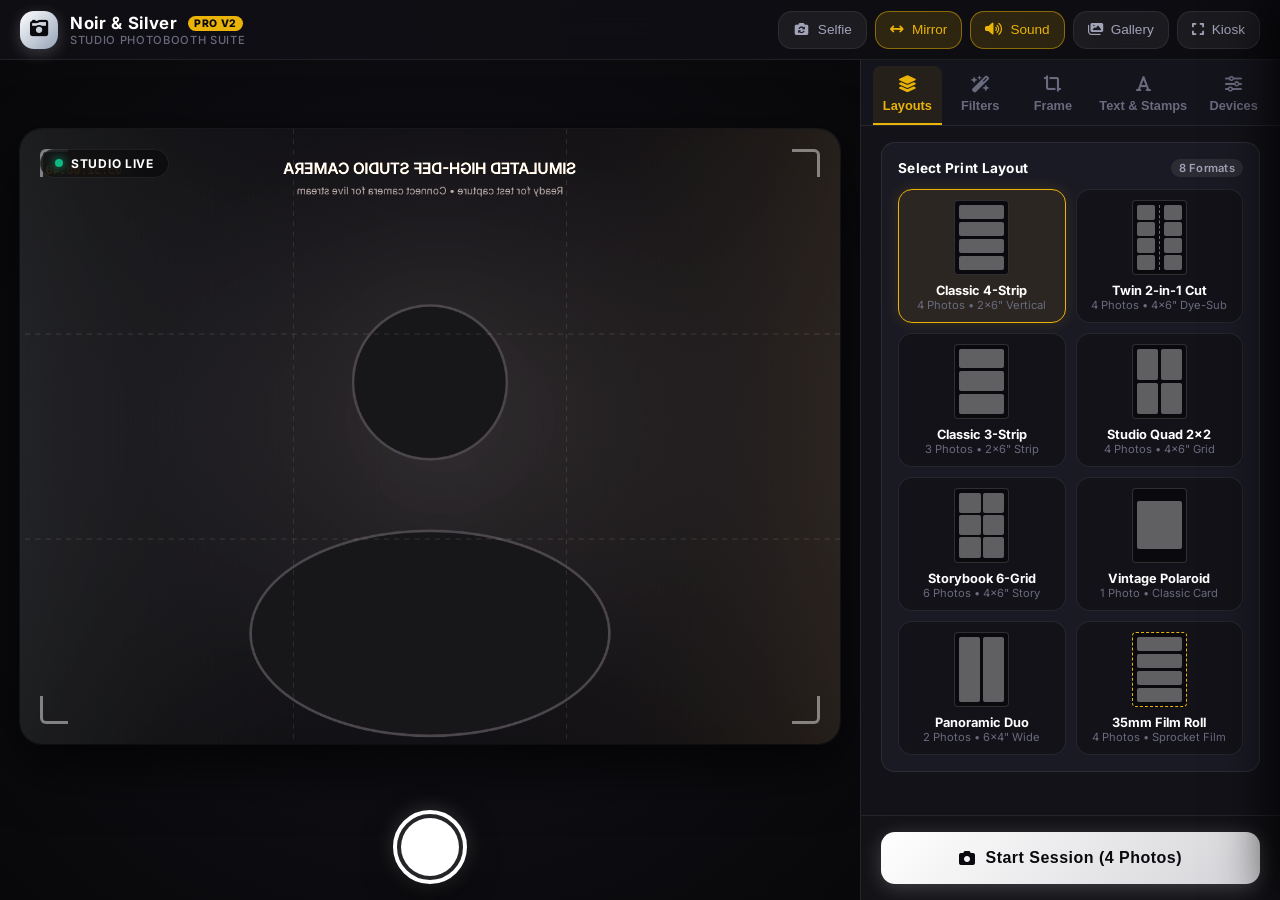
<file: v2.html>
<!DOCTYPE html>
<html lang="en">
<head>
  <meta charset="UTF-8">
  <meta http-equiv="refresh" content="0; url=v2/">
  <title>Redirecting to Photobooth Studio Pro (V2)...</title>
  <script>window.location.href = "v2/";</script>
</head>
<body style="background:#0a0a0e; color:#fff; display:flex; align-items:center; justify-content:center; height:100vh; font-family:sans-serif;">
  <p>Launching Photobooth Studio Pro V2... <a href="v2/" style="color:#eab308;">Click here if not redirected</a>.</p>
</body>
</html>
</file>
<file: css/style.css>
/* ==========================================================================
   CLASSIC STUDIO PHOTOBOOTH - STYLESHEET
   Aesthetic: Classic Obsidian Black, Slate Gray & Crisp White Typography
   Optimized for Tablets (Landscape) & Desktop
   ========================================================================== */

:root {
  /* Color Palette */
  --bg-main: #0a0a0d;
  --bg-surface: #131318;
  --bg-surface-elevated: #1a1a22;
  --bg-surface-active: #242430;
  --border-subtle: #272733;
  --border-active: #505066;
  --border-focus: #8e8ea0;
  
  --text-primary: #ffffff;
  --text-secondary: #a0a0b2;
  --text-muted: #6b6b7e;
  
  --accent-white: #ffffff;
  --accent-gray: #71717a;
  --accent-silver: #d4d4d8;
  --accent-red: #ef4444;
  --accent-gold: #eab308;
  
  /* Layout variables */
  --sidebar-width: 380px;
  --header-height: 56px;
  --border-radius-sm: 8px;
  --border-radius-md: 12px;
  --border-radius-lg: 18px;
  --border-radius-full: 9999px;
  
  /* Transitions */
  --transition-fast: 0.15s ease;
  --transition-normal: 0.25s cubic-bezier(0.4, 0, 0.2, 1);
  --shadow-subtle: 0 4px 20px rgba(0, 0, 0, 0.4);
  --shadow-elevated: 0 8px 30px rgba(0, 0, 0, 0.7);
}

* {
  box-sizing: border-box;
  margin: 0;
  padding: 0;
  -webkit-tap-highlight-color: transparent;
  user-select: none;
}

html, body {
  width: 100%;
  height: 100%;
  overflow: hidden;
  background-color: var(--bg-main);
  color: var(--text-primary);
  font-family: 'Inter', -apple-system, BlinkMacSystemFont, "Segoe UI", Roboto, sans-serif;
  -webkit-font-smoothing: antialiased;
}

/* App Container */
.app-container {
  display: flex;
  flex-direction: column;
  width: 100vw;
  height: 100vh;
  background: radial-gradient(circle at 30% 20%, #15151e 0%, #0a0a0d 100%);
  position: relative;
}

/* Top App Header */
.app-header {
  height: var(--header-height);
  padding: 0 24px;
  display: flex;
  align-items: center;
  justify-content: space-between;
  border-bottom: 1px solid var(--border-subtle);
  background: rgba(19, 19, 24, 0.85);
  backdrop-filter: blur(12px);
  z-index: 20;
}

.brand-wrapper {
  display: flex;
  align-items: center;
  gap: 12px;
}

.brand-icon {
  width: 32px;
  height: 32px;
  border-radius: 8px;
  background: linear-gradient(135deg, #ffffff, #8e8ea0);
  display: flex;
  align-items: center;
  justify-content: center;
  color: #0a0a0d;
  box-shadow: 0 2px 10px rgba(255, 255, 255, 0.15);
}

.brand-title {
  font-family: 'Playfair Display', Georgia, serif;
  font-size: 1.25rem;
  font-weight: 700;
  letter-spacing: 0.05em;
  color: #ffffff;
  display: flex;
  align-items: center;
  gap: 8px;
}

.brand-tag {
  font-family: 'Inter', sans-serif;
  font-size: 0.65rem;
  text-transform: uppercase;
  letter-spacing: 0.15em;
  padding: 2px 8px;
  border-radius: var(--border-radius-full);
  background: var(--bg-surface-active);
  color: var(--text-secondary);
  border: 1px solid var(--border-subtle);
}

.header-actions {
  display: flex;
  align-items: center;
  gap: 12px;
}

.btn-header {
  background: var(--bg-surface-elevated);
  border: 1px solid var(--border-subtle);
  color: var(--text-secondary);
  padding: 8px 14px;
  border-radius: var(--border-radius-md);
  font-size: 0.85rem;
  cursor: pointer;
  display: flex;
  align-items: center;
  gap: 6px;
  transition: all var(--transition-fast);
}

.btn-header:hover {
  background: var(--bg-surface-active);
  color: var(--text-primary);
  border-color: var(--border-active);
}

/* Main Split View: 2/3 Left Camera Viewport, 1/3 Right Controls */
.main-layout {
  flex: 1;
  display: grid;
  grid-template-columns: 2fr 1fr;
  height: calc(100vh - var(--header-height));
  overflow: hidden;
  position: relative;
}

/* ==========================================================================
   LEFT: CAMERA VIEWFINDER (2/3 of Screen)
   ========================================================================== */
.viewfinder-section {
  position: relative;
  display: flex;
  flex-direction: column;
  align-items: center;
  justify-content: center;
  padding: 20px;
  overflow: hidden;
  background: #08080a;
}

.viewfinder-wrapper {
  position: relative;
  width: 100%;
  height: 100%;
  max-width: 100%;
  max-height: 100%;
  display: flex;
  align-items: center;
  justify-content: center;
}

.viewfinder-box {
  position: relative;
  border-radius: var(--border-radius-lg);
  overflow: hidden;
  background: #000000;
  box-shadow: 0 10px 40px rgba(0, 0, 0, 0.8), inset 0 0 0 1px var(--border-subtle);
  display: flex;
  align-items: center;
  justify-content: center;
  transition: aspect-ratio var(--transition-normal);
  aspect-ratio: 4 / 3;
  max-width: 100%;
  max-height: 100%;
}

/* Aspect ratio modifier classes */
.viewfinder-box.aspect-4-3 { aspect-ratio: 4 / 3; }
.viewfinder-box.aspect-16-9 { aspect-ratio: 16 / 9; }
.viewfinder-box.aspect-1-1 { aspect-ratio: 1 / 1; }
.viewfinder-box.aspect-3-2 { aspect-ratio: 3 / 2; }

#videoStream {
  width: 100%;
  height: 100%;
  object-fit: cover;
  display: block;
  transform: scaleX(-1); /* Default mirrored for natural selfie/booth UX */
  transition: filter 0.2s ease;
}

#videoStream.unmirrored {
  transform: scaleX(1);
}

/* Viewfinder Overlay Elements */
.viewfinder-overlay {
  position: absolute;
  inset: 0;
  pointer-events: none;
  display: flex;
  flex-direction: column;
  justify-content: space-between;
  padding: 18px;
}

.overlay-top {
  display: flex;
  justify-content: space-between;
  align-items: center;
  z-index: 5;
}

.status-badge {
  display: flex;
  align-items: center;
  gap: 8px;
  background: rgba(10, 10, 14, 0.7);
  backdrop-filter: blur(8px);
  padding: 6px 14px;
  border-radius: var(--border-radius-full);
  border: 1px solid rgba(255, 255, 255, 0.1);
  font-size: 0.8rem;
  font-weight: 500;
  letter-spacing: 0.05em;
}

.status-dot {
  width: 8px;
  height: 8px;
  border-radius: 50%;
  background: #10b981;
  box-shadow: 0 0 8px #10b981;
}

.status-dot.recording {
  background: var(--accent-red);
  box-shadow: 0 0 10px var(--accent-red);
  animation: pulseRecording 1.2s infinite;
}

.sequence-progress {
  display: none;
  align-items: center;
  gap: 6px;
  background: rgba(19, 19, 24, 0.85);
  backdrop-filter: blur(8px);
  padding: 6px 14px;
  border-radius: var(--border-radius-full);
  border: 1px solid var(--border-subtle);
  font-size: 0.85rem;
  font-weight: 600;
  color: var(--accent-silver);
}

.sequence-progress.active {
  display: flex;
}

/* Framing Target Corners */
.frame-corner {
  position: absolute;
  width: 28px;
  height: 28px;
  border-color: rgba(255, 255, 255, 0.35);
  border-style: solid;
  pointer-events: none;
}
.frame-corner.top-left { top: 16px; left: 16px; border-width: 2px 0 0 2px; }
.frame-corner.top-right { top: 16px; right: 16px; border-width: 2px 2px 0 0; }
.frame-corner.bottom-left { bottom: 16px; left: 16px; border-width: 0 0 2px 2px; }
.frame-corner.bottom-right { bottom: 16px; right: 16px; border-width: 0 2px 2px 0; }

/* Large Countdown Display */
.countdown-overlay {
  position: absolute;
  inset: 0;
  display: flex;
  flex-direction: column;
  align-items: center;
  justify-content: center;
  pointer-events: none;
  opacity: 0;
  transition: opacity 0.2s ease;
  z-index: 10;
}

.countdown-overlay.visible {
  opacity: 1;
}

.countdown-number {
  font-family: 'Playfair Display', Georgia, serif;
  font-size: 9rem;
  font-weight: 800;
  color: #ffffff;
  text-shadow: 0 0 30px rgba(0, 0, 0, 0.8), 0 0 60px rgba(255, 255, 255, 0.4);
  animation: countdownPulse 0.9s cubic-bezier(0.18, 0.89, 0.32, 1.28) infinite;
}

.countdown-label {
  font-size: 1.2rem;
  text-transform: uppercase;
  letter-spacing: 0.3em;
  color: var(--accent-silver);
  margin-top: -10px;
  text-shadow: 0 2px 10px rgba(0, 0, 0, 0.8);
}

/* Flash Effect */
.flash-layer {
  position: fixed;
  inset: 0;
  background: #ffffff;
  opacity: 0;
  pointer-events: none;
  z-index: 999;
}

.flash-layer.trigger {
  animation: studioFlash 0.4s ease-out;
}

/* Bottom Viewfinder Control Bar */
.viewfinder-controls {
  position: absolute;
  bottom: 24px;
  display: flex;
  align-items: center;
  gap: 20px;
  z-index: 15;
}

/* Big Tactile Shutter Button */
.btn-shutter {
  width: 82px;
  height: 82px;
  border-radius: 50%;
  background: transparent;
  border: 4px solid rgba(255, 255, 255, 0.85);
  padding: 6px;
  cursor: pointer;
  position: relative;
  transition: transform 0.15s ease, border-color 0.2s ease;
  display: flex;
  align-items: center;
  justify-content: center;
  box-shadow: 0 6px 24px rgba(0, 0, 0, 0.6);
}

.btn-shutter-inner {
  width: 100%;
  height: 100%;
  border-radius: 50%;
  background: #ffffff;
  transition: transform 0.15s ease, background 0.2s ease;
  box-shadow: 0 2px 8px rgba(0, 0, 0, 0.2);
}

.btn-shutter:hover {
  transform: scale(1.05);
  border-color: #ffffff;
}

.btn-shutter:active {
  transform: scale(0.95);
}

.btn-shutter:active .btn-shutter-inner {
  transform: scale(0.88);
  background: #e4e4e7;
}

.btn-shutter:disabled {
  opacity: 0.4;
  cursor: not-allowed;
  pointer-events: none;
}

/* Quick Viewfinder Action Icons */
.btn-viewfinder-action {
  width: 46px;
  height: 46px;
  border-radius: 50%;
  background: rgba(19, 19, 24, 0.85);
  backdrop-filter: blur(10px);
  border: 1px solid var(--border-subtle);
  color: var(--text-primary);
  display: flex;
  align-items: center;
  justify-content: center;
  cursor: pointer;
  transition: all var(--transition-fast);
  box-shadow: var(--shadow-subtle);
}

.btn-viewfinder-action:hover {
  background: var(--bg-surface-active);
  border-color: var(--border-active);
  transform: translateY(-2px);
}

.btn-viewfinder-action.active {
  background: #ffffff;
  color: #0a0a0d;
}

/* ==========================================================================
   RIGHT: STUDIO CONTROLS SIDEBAR (1/3 of Screen)
   ========================================================================== */
.controls-sidebar {
  border-left: 1px solid var(--border-subtle);
  background: var(--bg-surface);
  display: flex;
  flex-direction: column;
  height: 100%;
  overflow: hidden;
}

/* Sidebar Navigation Tabs */
.sidebar-tabs {
  display: flex;
  border-bottom: 1px solid var(--border-subtle);
  background: rgba(14, 14, 18, 0.6);
  flex-shrink: 0;
}

.tab-btn {
  flex: 1;
  padding: 14px 6px;
  background: transparent;
  border: none;
  border-bottom: 2px solid transparent;
  color: var(--text-muted);
  font-size: 0.8rem;
  font-weight: 600;
  text-transform: uppercase;
  letter-spacing: 0.06em;
  cursor: pointer;
  display: flex;
  flex-direction: column;
  align-items: center;
  gap: 4px;
  transition: all var(--transition-fast);
}

.tab-btn i {
  font-size: 1.1rem;
}

.tab-btn:hover {
  color: var(--text-secondary);
}

.tab-btn.active {
  color: #ffffff;
  border-bottom-color: #ffffff;
  background: rgba(255, 255, 255, 0.03);
}

/* Tab Content Scrollable Area */
.sidebar-content {
  flex: 1;
  overflow-y: auto;
  overflow-x: hidden;
  padding: 20px;
  -webkit-overflow-scrolling: touch;
}

.sidebar-content::-webkit-scrollbar {
  width: 5px;
}
.sidebar-content::-webkit-scrollbar-track {
  background: transparent;
}
.sidebar-content::-webkit-scrollbar-thumb {
  background: var(--border-subtle);
  border-radius: var(--border-radius-full);
}

.tab-pane {
  display: none;
  flex-direction: column;
  gap: 22px;
}

.tab-pane.active {
  display: flex;
}

/* Control Sections */
.control-group {
  display: flex;
  flex-direction: column;
  gap: 10px;
}

.control-title {
  font-size: 0.75rem;
  font-weight: 700;
  text-transform: uppercase;
  letter-spacing: 0.1em;
  color: var(--text-muted);
  display: flex;
  align-items: center;
  justify-content: space-between;
}

.control-title span.badge {
  color: var(--text-secondary);
  font-weight: 500;
  font-size: 0.7rem;
}

/* Custom Select Dropdowns */
.select-wrapper {
  position: relative;
}

.custom-select {
  width: 100%;
  appearance: none;
  background: var(--bg-surface-elevated);
  border: 1px solid var(--border-subtle);
  color: var(--text-primary);
  padding: 12px 16px;
  border-radius: var(--border-radius-md);
  font-size: 0.9rem;
  outline: none;
  cursor: pointer;
  transition: all var(--transition-fast);
}

.custom-select:focus {
  border-color: var(--border-focus);
}

.select-arrow {
  position: absolute;
  right: 14px;
  top: 50%;
  transform: translateY(-50%);
  pointer-events: none;
  color: var(--text-muted);
}

/* Option Button Grids (Pill / Card Selectors) */
.option-grid {
  display: grid;
  gap: 8px;
}

.option-grid.cols-2 { grid-template-columns: repeat(2, 1fr); }
.option-grid.cols-3 { grid-template-columns: repeat(3, 1fr); }
.option-grid.cols-4 { grid-template-columns: repeat(4, 1fr); }

.btn-option {
  background: var(--bg-surface-elevated);
  border: 1px solid var(--border-subtle);
  color: var(--text-secondary);
  padding: 10px 8px;
  border-radius: var(--border-radius-md);
  font-size: 0.85rem;
  font-weight: 500;
  cursor: pointer;
  display: flex;
  flex-direction: column;
  align-items: center;
  justify-content: center;
  gap: 4px;
  transition: all var(--transition-fast);
  text-align: center;
}

.btn-option:hover {
  background: var(--bg-surface-active);
  color: var(--text-primary);
  border-color: var(--border-active);
}

.btn-option.selected {
  background: #ffffff;
  color: #0a0a0d;
  border-color: #ffffff;
  font-weight: 600;
  box-shadow: 0 2px 10px rgba(255, 255, 255, 0.15);
}

/* Layout Design Cards (Group Photobooth Templates) */
.template-card-grid {
  display: grid;
  grid-template-columns: repeat(2, 1fr);
  gap: 12px;
}

.template-card {
  background: var(--bg-surface-elevated);
  border: 1px solid var(--border-subtle);
  border-radius: var(--border-radius-md);
  padding: 12px;
  cursor: pointer;
  display: flex;
  flex-direction: column;
  align-items: center;
  gap: 10px;
  transition: all var(--transition-fast);
  position: relative;
}

.template-card:hover {
  background: var(--bg-surface-active);
  border-color: var(--border-active);
  transform: translateY(-2px);
}

.template-card.selected {
  border-color: #ffffff;
  background: rgba(255, 255, 255, 0.06);
  box-shadow: 0 0 0 1px #ffffff, 0 4px 16px rgba(0, 0, 0, 0.4);
}

/* Template Miniature Wireframe Preview */
.template-wireframe {
  width: 72px;
  height: 90px;
  background: #111116;
  border: 1px solid var(--border-subtle);
  border-radius: 4px;
  padding: 4px;
  display: flex;
  flex-direction: column;
  gap: 3px;
  box-shadow: inset 0 0 5px rgba(0,0,0,0.5);
}

.wireframe-slot {
  background: #272733;
  border-radius: 2px;
  flex: 1;
}

/* Strip-4 Wireframe */
.wireframe-strip-4 {
  width: 48px;
  height: 96px;
}

/* Strip-3 Wireframe */
.wireframe-strip-3 {
  width: 48px;
  height: 96px;
}

/* 2x2 Grid Wireframe */
.wireframe-grid-2x2 {
  width: 74px;
  height: 82px;
  display: grid;
  grid-template-columns: 1fr 1fr;
  grid-template-rows: 1fr 1fr;
  gap: 3px;
}

/* Polaroid Wireframe */
.wireframe-polaroid {
  width: 70px;
  height: 86px;
  padding-bottom: 18px;
}

/* Duo Split Wireframe */
.wireframe-duo {
  width: 80px;
  height: 60px;
  display: flex;
  flex-direction: row;
  gap: 3px;
}

.template-info {
  text-align: center;
}

.template-name {
  font-size: 0.85rem;
  font-weight: 600;
  color: var(--text-primary);
}

.template-shots {
  font-size: 0.7rem;
  color: var(--text-muted);
}

/* Studio Filter Thumbnails */
.filter-grid {
  display: grid;
  grid-template-columns: repeat(3, 1fr);
  gap: 10px;
}

.filter-item {
  background: var(--bg-surface-elevated);
  border: 1px solid var(--border-subtle);
  border-radius: var(--border-radius-md);
  padding: 8px 6px;
  cursor: pointer;
  display: flex;
  flex-direction: column;
  align-items: center;
  gap: 6px;
  transition: all var(--transition-fast);
}

.filter-item:hover {
  background: var(--bg-surface-active);
  border-color: var(--border-active);
}

.filter-item.selected {
  border-color: #ffffff;
  background: rgba(255, 255, 255, 0.08);
}

.filter-swatch {
  width: 36px;
  height: 36px;
  border-radius: 50%;
  border: 2px solid var(--border-subtle);
}

.filter-item.selected .filter-swatch {
  border-color: #ffffff;
}

.filter-name {
  font-size: 0.75rem;
  color: var(--text-secondary);
  font-weight: 500;
}

/* Swatch Color Gradients */
.swatch-normal { background: linear-gradient(135deg, #4b5563, #9ca3af); }
.swatch-noir { background: linear-gradient(135deg, #000000, #ffffff); }
.swatch-sepia { background: linear-gradient(135deg, #451a03, #d97706); }
.swatch-velvet { background: linear-gradient(135deg, #18181b, #71717a); }
.swatch-warm { background: linear-gradient(135deg, #7c2d12, #fb923c); }
.swatch-cool { background: linear-gradient(135deg, #0e7490, #67e8f9); }

/* Frame Color Pickers */
.color-picker-row {
  display: flex;
  gap: 12px;
  align-items: center;
}

.color-option {
  width: 34px;
  height: 34px;
  border-radius: 50%;
  cursor: pointer;
  border: 2px solid var(--border-subtle);
  transition: transform var(--transition-fast), border-color var(--transition-fast);
  position: relative;
}

.color-option:hover {
  transform: scale(1.1);
}

.color-option.selected {
  border-color: #ffffff;
  transform: scale(1.15);
  box-shadow: 0 0 10px rgba(255, 255, 255, 0.3);
}

.color-option.selected::after {
  content: '';
  position: absolute;
  inset: 7px;
  background: #ffffff;
  border-radius: 50%;
}
.color-option[data-color="#ffffff"].selected::after {
  background: #000000;
}

/* Text Input for Custom Event Branding */
.custom-input {
  width: 100%;
  background: var(--bg-surface-elevated);
  border: 1px solid var(--border-subtle);
  color: var(--text-primary);
  padding: 10px 14px;
  border-radius: var(--border-radius-md);
  font-size: 0.85rem;
  outline: none;
  transition: all var(--transition-fast);
}

.custom-input:focus {
  border-color: var(--border-focus);
}

.custom-input::placeholder {
  color: var(--text-muted);
}

/* Sidebar Footer / Start Action */
.sidebar-footer {
  padding: 16px 20px;
  border-top: 1px solid var(--border-subtle);
  background: rgba(14, 14, 18, 0.8);
  display: flex;
  flex-direction: column;
  gap: 8px;
}

.btn-start-session {
  width: 100%;
  padding: 14px;
  background: #ffffff;
  color: #0a0a0d;
  border: none;
  border-radius: var(--border-radius-md);
  font-size: 0.95rem;
  font-weight: 700;
  cursor: pointer;
  display: flex;
  align-items: center;
  justify-content: center;
  gap: 10px;
  letter-spacing: 0.05em;
  transition: all var(--transition-fast);
  box-shadow: 0 4px 15px rgba(255, 255, 255, 0.2);
}

.btn-start-session:hover {
  background: #f4f4f5;
  transform: translateY(-1px);
  box-shadow: 0 6px 20px rgba(255, 255, 255, 0.28);
}

.btn-start-session:active {
  transform: translateY(1px);
}

.btn-start-session:disabled {
  opacity: 0.5;
  cursor: not-allowed;
  pointer-events: none;
}

/* ==========================================================================
   RESULT & COMPOSITE PREVIEW MODAL
   ========================================================================== */
.modal-backdrop {
  position: fixed;
  inset: 0;
  background: rgba(8, 8, 11, 0.92);
  backdrop-filter: blur(16px);
  display: none;
  align-items: center;
  justify-content: center;
  z-index: 100;
  padding: 24px;
  opacity: 0;
  transition: opacity 0.3s ease;
}

.modal-backdrop.open {
  display: flex;
  opacity: 1;
}

.result-modal {
  background: var(--bg-surface);
  border: 1px solid var(--border-subtle);
  border-radius: var(--border-radius-lg);
  display: flex;
  width: 100%;
  max-width: 960px;
  height: 85vh;
  max-height: 800px;
  box-shadow: var(--shadow-elevated);
  overflow: hidden;
  animation: modalPop 0.3s cubic-bezier(0.18, 0.89, 0.32, 1.28);
}

.result-preview-panel {
  flex: 1.2;
  background: #000000;
  padding: 24px;
  display: flex;
  align-items: center;
  justify-content: center;
  overflow: auto;
}

#compositeCanvas {
  max-width: 100%;
  max-height: 100%;
  object-fit: contain;
  box-shadow: 0 10px 40px rgba(0, 0, 0, 0.9);
  border-radius: 4px;
}

.result-actions-panel {
  flex: 1;
  border-left: 1px solid var(--border-subtle);
  padding: 28px 24px;
  display: flex;
  flex-direction: column;
  justify-content: space-between;
  overflow-y: auto;
}

.result-header {
  display: flex;
  justify-content: space-between;
  align-items: flex-start;
}

.result-title {
  font-family: 'Playfair Display', Georgia, serif;
  font-size: 1.6rem;
  font-weight: 700;
  color: #ffffff;
}

.result-subtitle {
  font-size: 0.85rem;
  color: var(--text-secondary);
  margin-top: 4px;
}

.btn-close-modal {
  width: 36px;
  height: 36px;
  border-radius: 50%;
  background: var(--bg-surface-elevated);
  border: 1px solid var(--border-subtle);
  color: var(--text-secondary);
  cursor: pointer;
  display: flex;
  align-items: center;
  justify-content: center;
  font-size: 1rem;
  transition: all var(--transition-fast);
}

.btn-close-modal:hover {
  background: var(--bg-surface-active);
  color: #ffffff;
}

.result-quick-tweaks {
  display: flex;
  flex-direction: column;
  gap: 16px;
  margin: 20px 0;
}

.result-buttons {
  display: flex;
  flex-direction: column;
  gap: 10px;
}

.btn-primary-action {
  width: 100%;
  padding: 13px;
  background: #ffffff;
  color: #0a0a0d;
  border: none;
  border-radius: var(--border-radius-md);
  font-size: 0.95rem;
  font-weight: 700;
  cursor: pointer;
  display: flex;
  align-items: center;
  justify-content: center;
  gap: 8px;
  transition: all var(--transition-fast);
}

.btn-primary-action:hover {
  background: #e4e4e7;
}

.btn-secondary-action {
  width: 100%;
  padding: 12px;
  background: var(--bg-surface-elevated);
  border: 1px solid var(--border-subtle);
  color: var(--text-primary);
  border-radius: var(--border-radius-md);
  font-size: 0.9rem;
  font-weight: 600;
  cursor: pointer;
  display: flex;
  align-items: center;
  justify-content: center;
  gap: 8px;
  transition: all var(--transition-fast);
}

.btn-secondary-action:hover {
  background: var(--bg-surface-active);
  border-color: var(--border-active);
}

.btn-retake {
  color: #f87171;
  border-color: rgba(239, 68, 68, 0.25);
}

.btn-retake:hover {
  background: rgba(239, 68, 68, 0.1);
  border-color: #ef4444;
  color: #ffffff;
}

/* ==========================================================================
   ANIMATIONS & KEYFRAMES
   ========================================================================== */
@keyframes countdownPulse {
  0% { transform: scale(0.6); opacity: 0; }
  50% { transform: scale(1.1); opacity: 1; }
  100% { transform: scale(1); opacity: 1; }
}

@keyframes studioFlash {
  0% { opacity: 0; }
  20% { opacity: 1; }
  100% { opacity: 0; }
}

@keyframes pulseRecording {
  0%, 100% { opacity: 1; transform: scale(1); }
  50% { opacity: 0.4; transform: scale(1.2); }
}

@keyframes modalPop {
  0% { transform: scale(0.95); opacity: 0; }
  100% { transform: scale(1); opacity: 1; }
}

/* ==========================================================================
   RESPONSIVE OPTIMIZATION (Tablets & Mobile Landscape)
   ========================================================================== */
@media (max-width: 1024px) {
  .main-layout {
    grid-template-columns: 1.7fr 1fr;
  }
  :root {
    --sidebar-width: 320px;
  }
}

@media (max-width: 840px) {
  .main-layout {
    grid-template-columns: 1.5fr 1fr;
  }
}

/* Fallback if rotated to portrait on mobile */
@media (orientation: portrait) and (max-width: 768px) {
  .main-layout {
    grid-template-columns: 1fr;
    grid-template-rows: 1.3fr 1fr;
    height: auto;
    overflow-y: auto;
  }
  .viewfinder-section {
    min-height: 50vh;
  }
  .controls-sidebar {
    height: auto;
    overflow: visible;
  }
}

/* ==========================================================================
   PRINT STYLESHEET (Photo Strip / Sheet Ready)
   ========================================================================== */
@media print {
  body * {
    visibility: hidden;
  }
  #compositeCanvas, .result-preview-panel, .modal-backdrop {
    visibility: visible;
    position: fixed;
    inset: 0;
    margin: 0;
    padding: 0;
    background: transparent !important;
  }
  #compositeCanvas {
    width: 100vw !important;
    height: 100vh !important;
    object-fit: contain;
  }
}
</file>
<file: v2/css/v2-style.css>
/* ==========================================================================
   PHOTOBOOTH STUDIO PRO (V2) - MASTER STYLESHEET
   Aesthetic: Ultra-Smooth Obsidian Dark Studio, Glassmorphism & Gold/Silver Accents
   Fully responsive across Mobile Phones, Tablets (iPad), Desktop & Kiosks
   ========================================================================== */

:root {
  /* Color Palette */
  --bg-main: #0a0a0e;
  --bg-surface: #121218;
  --bg-surface-elevated: #1a1a24;
  --bg-surface-glass: rgba(22, 22, 30, 0.75);
  --bg-glass-card: rgba(30, 30, 42, 0.65);
  --border-subtle: rgba(255, 255, 255, 0.08);
  --border-active: rgba(255, 255, 255, 0.22);
  --border-glow: rgba(234, 179, 8, 0.5);

  --text-primary: #ffffff;
  --text-secondary: #a2a2b8;
  --text-muted: #6a6a7e;

  --accent-gold: #eab308;
  --accent-gold-glow: rgba(234, 179, 8, 0.25);
  --accent-cyan: #38bdf8;
  --accent-red: #ef4444;
  --accent-emerald: #10b981;
  --accent-silver: #e2e8f0;

  /* Dimensions */
  --header-height: 60px;
  --sidebar-width: 420px;
  --radius-sm: 8px;
  --radius-md: 14px;
  --radius-lg: 22px;
  --radius-full: 9999px;

  /* Transitions */
  --ease-spring: cubic-bezier(0.34, 1.56, 0.64, 1);
  --ease-smooth: cubic-bezier(0.4, 0, 0.2, 1);
}

* {
  box-sizing: border-box;
  margin: 0;
  padding: 0;
  -webkit-tap-highlight-color: transparent;
  user-select: none;
}

html, body {
  width: 100%;
  height: 100%;
  overflow: hidden;
  background-color: var(--bg-main);
  color: var(--text-primary);
  font-family: 'Inter', -apple-system, BlinkMacSystemFont, "Segoe UI", Roboto, sans-serif;
  -webkit-font-smoothing: antialiased;
}

/* App Master Layout */
.app-container {
  display: flex;
  flex-direction: column;
  width: 100vw;
  height: 100vh;
  background: radial-gradient(circle at 20% 15%, #181824 0%, #0a0a0e 100%);
  position: relative;
  overflow: hidden;
}

/* Studio Header */
.app-header {
  height: var(--header-height);
  padding: 0 20px;
  display: flex;
  align-items: center;
  justify-content: space-between;
  border-bottom: 1px solid var(--border-subtle);
  background: rgba(14, 14, 18, 0.85);
  backdrop-filter: blur(16px);
  -webkit-backdrop-filter: blur(16px);
  z-index: 30;
  flex-shrink: 0;
}

.brand-wrapper {
  display: flex;
  align-items: center;
  gap: 12px;
}

.brand-icon {
  width: 38px;
  height: 38px;
  border-radius: var(--radius-md);
  background: linear-gradient(135deg, #ffffff, #94a3b8);
  display: flex;
  align-items: center;
  justify-content: center;
  color: #0a0a0e;
  font-size: 1.15rem;
  box-shadow: 0 4px 15px rgba(255, 255, 255, 0.2);
}

.brand-title {
  display: flex;
  flex-direction: column;
  font-size: 1.05rem;
  font-weight: 700;
  letter-spacing: 0.04em;
  color: var(--text-primary);
}

.brand-title .badge-v2 {
  display: inline-block;
  font-size: 0.65rem;
  font-weight: 800;
  color: #0a0a0e;
  background: var(--accent-gold);
  padding: 1px 6px;
  border-radius: var(--radius-full);
  margin-left: 6px;
  letter-spacing: 0.05em;
  vertical-align: middle;
}

.brand-tag {
  font-size: 0.7rem;
  color: var(--text-muted);
  font-weight: 500;
  letter-spacing: 0.06em;
  text-transform: uppercase;
}

.header-actions {
  display: flex;
  align-items: center;
  gap: 8px;
}

.btn-header {
  height: 38px;
  padding: 0 14px;
  border-radius: var(--radius-md);
  background: rgba(255, 255, 255, 0.06);
  border: 1px solid var(--border-subtle);
  color: var(--text-secondary);
  font-size: 0.85rem;
  font-weight: 500;
  display: flex;
  align-items: center;
  gap: 8px;
  cursor: pointer;
  transition: all 0.2s var(--ease-smooth);
}

.btn-header:hover {
  background: rgba(255, 255, 255, 0.12);
  color: var(--text-primary);
  border-color: var(--border-active);
  transform: translateY(-1px);
}

.btn-header:active {
  transform: scale(0.96);
}

.btn-header.active {
  background: rgba(234, 179, 8, 0.15);
  color: var(--accent-gold);
  border-color: var(--border-glow);
}

/* Main Split View: Viewfinder (Left/Center) + Sidebar (Right) */
.main-layout {
  display: flex;
  flex: 1;
  overflow: hidden;
  position: relative;
}

/* Viewfinder Section */
.viewfinder-section {
  flex: 1;
  display: flex;
  flex-direction: column;
  align-items: center;
  justify-content: center;
  padding: 16px 20px;
  position: relative;
  background: radial-gradient(circle at center, #14141c 0%, #08080a 100%);
  overflow: hidden;
}

.viewfinder-wrapper {
  flex: 1;
  width: 100%;
  max-width: 1100px;
  display: flex;
  align-items: center;
  justify-content: center;
  position: relative;
}

.viewfinder-box {
  position: relative;
  width: 100%;
  max-height: 80vh;
  border-radius: var(--radius-lg);
  overflow: hidden;
  box-shadow: 0 20px 60px rgba(0, 0, 0, 0.8), 0 0 0 1px rgba(255, 255, 255, 0.08);
  background: #000;
  display: flex;
  align-items: center;
  justify-content: center;
  transition: aspect-ratio 0.3s var(--ease-smooth);
}

.aspect-4-3 { aspect-ratio: 4 / 3; }
.aspect-16-9 { aspect-ratio: 16 / 9; }
.aspect-1-1 { aspect-ratio: 1 / 1; max-width: 72vh; }
.aspect-3-2 { aspect-ratio: 3 / 2; }

#videoStream {
  width: 100%;
  height: 100%;
  object-fit: cover;
  transition: filter 0.25s ease;
}

/* Framing Crosshairs */
.frame-corner {
  position: absolute;
  width: 28px;
  height: 28px;
  border-color: rgba(255, 255, 255, 0.45);
  border-style: solid;
  pointer-events: none;
  z-index: 10;
}
.frame-corner.top-left { top: 20px; left: 20px; border-width: 3px 0 0 3px; border-top-left-radius: 6px; }
.frame-corner.top-right { top: 20px; right: 20px; border-width: 3px 3px 0 0; border-top-right-radius: 6px; }
.frame-corner.bottom-left { bottom: 20px; left: 20px; border-width: 0 0 3px 3px; border-bottom-left-radius: 6px; }
.frame-corner.bottom-right { bottom: 20px; right: 20px; border-width: 0 3px 3px 0; border-bottom-right-radius: 6px; }

/* Viewfinder Overlays */
.viewfinder-overlay {
  position: absolute;
  top: 0;
  left: 0;
  right: 0;
  bottom: 0;
  pointer-events: none;
  display: flex;
  flex-direction: column;
  justify-content: space-between;
  padding: 20px;
  z-index: 12;
}

.overlay-top {
  display: flex;
  justify-content: space-between;
  align-items: center;
}

.status-badge {
  display: flex;
  align-items: center;
  gap: 8px;
  padding: 6px 14px;
  border-radius: var(--radius-full);
  background: rgba(10, 10, 14, 0.7);
  backdrop-filter: blur(10px);
  border: 1px solid var(--border-subtle);
  font-size: 0.75rem;
  font-weight: 700;
  letter-spacing: 0.06em;
  color: var(--text-primary);
}

.status-dot {
  width: 8px;
  height: 8px;
  border-radius: 50%;
  background: var(--accent-emerald);
  box-shadow: 0 0 10px var(--accent-emerald);
  animation: pulseGreen 2s infinite;
}

.status-dot.recording {
  background: var(--accent-red);
  box-shadow: 0 0 12px var(--accent-red);
  animation: pulseRed 0.8s infinite;
}

@keyframes pulseGreen {
  0%, 100% { opacity: 1; transform: scale(1); }
  50% { opacity: 0.6; transform: scale(1.15); }
}

@keyframes pulseRed {
  0%, 100% { opacity: 1; transform: scale(1); }
  50% { opacity: 0.4; transform: scale(1.25); }
}

.sequence-progress {
  display: flex;
  align-items: center;
  gap: 8px;
  padding: 6px 14px;
  border-radius: var(--radius-full);
  background: rgba(10, 10, 14, 0.7);
  backdrop-filter: blur(10px);
  border: 1px solid var(--border-subtle);
  font-size: 0.8rem;
  font-weight: 600;
  color: var(--accent-gold);
  opacity: 0;
  transform: translateY(-8px);
  transition: all 0.3s var(--ease-smooth);
}

.sequence-progress.active {
  opacity: 1;
  transform: translateY(0);
}

/* Countdown Strobe Overlay */
.countdown-overlay {
  position: absolute;
  inset: 0;
  background: rgba(0, 0, 0, 0.55);
  backdrop-filter: blur(4px);
  display: flex;
  flex-direction: column;
  align-items: center;
  justify-content: center;
  opacity: 0;
  pointer-events: none;
  transition: opacity 0.2s ease;
  z-index: 20;
}

.countdown-overlay.visible {
  opacity: 1;
}

.countdown-number {
  font-size: 8rem;
  font-weight: 800;
  color: #ffffff;
  text-shadow: 0 0 40px rgba(255, 255, 255, 0.8), 0 0 80px rgba(234, 179, 8, 0.6);
  animation: countScale 1s cubic-bezier(0.175, 0.885, 0.32, 1.275) infinite;
  font-family: 'Playfair Display', serif;
}

.countdown-label {
  font-size: 1.3rem;
  font-weight: 700;
  letter-spacing: 0.15em;
  color: var(--accent-gold);
  text-transform: uppercase;
  margin-top: -10px;
}

@keyframes countScale {
  0% { transform: scale(0.65); opacity: 0; }
  35% { transform: scale(1.15); opacity: 1; }
  100% { transform: scale(1); opacity: 1; }
}

/* Fullscreen Studio Strobe Flash */
.flash-layer {
  position: fixed;
  inset: 0;
  background: #ffffff;
  opacity: 0;
  pointer-events: none;
  z-index: 999;
}

.flash-layer.trigger {
  animation: flashFade 0.45s cubic-bezier(0.1, 0.9, 0.2, 1) forwards;
}

@keyframes flashFade {
  0% { opacity: 1; }
  15% { opacity: 0.95; }
  100% { opacity: 0; }
}

/* Viewfinder Shutter Button Bar */
.viewfinder-controls {
  margin-top: 14px;
  display: flex;
  align-items: center;
  justify-content: center;
  gap: 20px;
  z-index: 15;
}

.btn-shutter {
  width: 74px;
  height: 74px;
  border-radius: 50%;
  background: rgba(255, 255, 255, 0.1);
  border: 4px solid #ffffff;
  padding: 4px;
  cursor: pointer;
  outline: none;
  display: flex;
  align-items: center;
  justify-content: center;
  box-shadow: 0 8px 30px rgba(0, 0, 0, 0.6), 0 0 20px rgba(255, 255, 255, 0.2);
  transition: all 0.2s var(--ease-spring);
}

.btn-shutter-inner {
  width: 100%;
  height: 100%;
  border-radius: 50%;
  background: #ffffff;
  transition: transform 0.15s ease, background-color 0.2s ease;
}

.btn-shutter:hover {
  transform: scale(1.06);
  box-shadow: 0 10px 40px rgba(255, 255, 255, 0.35);
}

.btn-shutter:active .btn-shutter-inner {
  transform: scale(0.85);
  background: var(--accent-gold);
}

.btn-shutter:disabled {
  opacity: 0.4;
  cursor: not-allowed;
  transform: none;
}

/* Controls & Customization Sidebar */
.controls-sidebar {
  width: var(--sidebar-width);
  height: 100%;
  background: var(--bg-surface);
  border-left: 1px solid var(--border-subtle);
  display: flex;
  flex-direction: column;
  z-index: 25;
  flex-shrink: 0;
}

/* Sidebar Navigation Tabs */
.sidebar-tabs {
  display: flex;
  border-bottom: 1px solid var(--border-subtle);
  background: rgba(22, 22, 30, 0.6);
  padding: 6px 12px 0;
  gap: 4px;
  overflow-x: auto;
}

.tab-btn {
  flex: 1;
  padding: 10px 8px;
  border: none;
  background: transparent;
  color: var(--text-muted);
  font-size: 0.8rem;
  font-weight: 600;
  display: flex;
  flex-direction: column;
  align-items: center;
  gap: 5px;
  cursor: pointer;
  border-radius: var(--radius-sm) var(--radius-sm) 0 0;
  border-bottom: 2px solid transparent;
  transition: all 0.2s var(--ease-smooth);
  white-space: nowrap;
}

.tab-btn i {
  font-size: 1.05rem;
}

.tab-btn:hover {
  color: var(--text-secondary);
}

.tab-btn.active {
  color: var(--accent-gold);
  border-bottom-color: var(--accent-gold);
  background: rgba(234, 179, 8, 0.08);
}

/* Sidebar Tab Panes */
.sidebar-content {
  flex: 1;
  overflow-y: auto;
  padding: 16px 20px;
}

.tab-pane {
  display: none;
  flex-direction: column;
  gap: 20px;
  animation: fadeIn 0.25s var(--ease-smooth);
}

.tab-pane.active {
  display: flex;
}

@keyframes fadeIn {
  from { opacity: 0; transform: translateY(6px); }
  to { opacity: 1; transform: translateY(0); }
}

/* Control Group Cards */
.control-group {
  background: var(--bg-surface-elevated);
  border: 1px solid var(--border-subtle);
  border-radius: var(--radius-md);
  padding: 16px;
  display: flex;
  flex-direction: column;
  gap: 12px;
}

.control-title {
  display: flex;
  justify-content: space-between;
  align-items: center;
  font-size: 0.85rem;
  font-weight: 700;
  color: var(--text-primary);
  letter-spacing: 0.02em;
}

.control-title .badge {
  font-size: 0.7rem;
  font-weight: 600;
  padding: 2px 8px;
  border-radius: var(--radius-full);
  background: rgba(255, 255, 255, 0.08);
  color: var(--text-secondary);
}

/* Template Cards Grid */
.template-card-grid {
  display: grid;
  grid-template-columns: repeat(2, 1fr);
  gap: 10px;
}

.template-card {
  background: var(--bg-surface);
  border: 1.5px solid var(--border-subtle);
  border-radius: var(--radius-md);
  padding: 10px;
  display: flex;
  flex-direction: column;
  align-items: center;
  gap: 8px;
  cursor: pointer;
  transition: all 0.2s var(--ease-smooth);
}

.template-card:hover {
  border-color: var(--border-active);
  background: var(--bg-surface-active);
  transform: translateY(-2px);
}

.template-card.selected {
  border-color: var(--accent-gold);
  background: rgba(234, 179, 8, 0.08);
  box-shadow: 0 0 15px rgba(234, 179, 8, 0.15);
}

.template-wireframe {
  width: 55px;
  height: 75px;
  background: #0a0a0e;
  border: 1px solid rgba(255, 255, 255, 0.15);
  border-radius: 4px;
  padding: 4px;
  display: flex;
  flex-direction: column;
  gap: 3px;
  justify-content: center;
}

.template-wireframe .wireframe-slot {
  background: rgba(255, 255, 255, 0.35);
  border-radius: 2px;
  flex: 1;
}

.wireframe-grid-2x2 {
  display: grid;
  grid-template-columns: 1fr 1fr;
  grid-template-rows: 1fr 1fr;
  gap: 3px;
}

.wireframe-grid-2x3 {
  display: grid;
  grid-template-columns: 1fr 1fr;
  grid-template-rows: repeat(3, 1fr);
  gap: 2px;
}

.wireframe-duo {
  flex-direction: row;
}

.wireframe-polaroid .wireframe-slot {
  flex: none;
  height: 48px;
}

.template-info {
  text-align: center;
}

.template-name {
  font-size: 0.8rem;
  font-weight: 700;
  color: var(--text-primary);
}

.template-shots {
  font-size: 0.7rem;
  color: var(--text-muted);
}

/* Filter Items Grid */
.filter-grid {
  display: grid;
  grid-template-columns: repeat(2, 1fr);
  gap: 10px;
}

.filter-item {
  background: var(--bg-surface);
  border: 1.5px solid var(--border-subtle);
  border-radius: var(--radius-md);
  padding: 10px;
  display: flex;
  flex-direction: column;
  align-items: center;
  gap: 6px;
  cursor: pointer;
  transition: all 0.2s var(--ease-smooth);
}

.filter-item:hover {
  border-color: var(--border-active);
  transform: translateY(-2px);
}

.filter-item.selected {
  border-color: var(--accent-gold);
  background: rgba(234, 179, 8, 0.08);
  box-shadow: 0 0 15px rgba(234, 179, 8, 0.15);
}

.filter-swatch {
  width: 100%;
  height: 52px;
  border-radius: var(--radius-sm);
  background-size: cover;
  background-position: center;
  position: relative;
  overflow: hidden;
}

.swatch-normal { background: linear-gradient(135deg, #4f46e5, #06b6d4); }
.swatch-vintage70s { background: linear-gradient(135deg, #d97706, #78350f); filter: sepia(40%); }
.swatch-sepia20s { background: linear-gradient(135deg, #92400e, #451a03); }
.swatch-kodachrome { background: linear-gradient(135deg, #dc2626, #fbbf24); }
.swatch-polaroid600 { background: linear-gradient(135deg, #0ea5e9, #e0e7ff); filter: contrast(85%); }
.swatch-silverGelatin { background: linear-gradient(135deg, #e2e8f0, #1e293b); filter: grayscale(100%); }
.swatch-noir { background: linear-gradient(135deg, #ffffff, #000000); filter: grayscale(100%) contrast(160%); }
.swatch-camcorder95 { background: linear-gradient(135deg, #ec4899, #8b5cf6); }
.swatch-goldenHour { background: linear-gradient(135deg, #f59e0b, #ef4444); }
.swatch-pastelDream { background: linear-gradient(135deg, #fbcfe8, #c7d2fe); }
.swatch-moodyEmerald { background: linear-gradient(135deg, #059669, #0f172a); }

.filter-name {
  font-size: 0.8rem;
  font-weight: 700;
  color: var(--text-primary);
  text-align: center;
}

.filter-tagline {
  font-size: 0.65rem;
  color: var(--text-muted);
  text-align: center;
  line-height: 1.2;
}

/* Range Sliders */
.slider-wrapper {
  display: flex;
  flex-direction: column;
  gap: 6px;
}

.slider-label-row {
  display: flex;
  justify-content: space-between;
  font-size: 0.8rem;
  color: var(--text-secondary);
}

.custom-range {
  -webkit-appearance: none;
  width: 100%;
  height: 6px;
  border-radius: var(--radius-full);
  background: rgba(255, 255, 255, 0.15);
  outline: none;
  cursor: pointer;
}

.custom-range::-webkit-slider-thumb {
  -webkit-appearance: none;
  width: 18px;
  height: 18px;
  border-radius: 50%;
  background: var(--accent-gold);
  box-shadow: 0 0 10px rgba(234, 179, 8, 0.5);
  cursor: pointer;
  transition: transform 0.15s ease;
}

.custom-range::-webkit-slider-thumb:hover {
  transform: scale(1.2);
}

/* Color Palette Row */
.color-picker-row {
  display: grid;
  grid-template-columns: repeat(6, 1fr);
  gap: 8px;
  align-items: center;
}

.color-option {
  width: 100%;
  aspect-ratio: 1;
  border-radius: var(--radius-sm);
  border: 2px solid transparent;
  cursor: pointer;
  transition: all 0.2s var(--ease-smooth);
}

.color-option:hover {
  transform: scale(1.1);
}

.color-option.selected {
  border-color: var(--accent-gold);
  box-shadow: 0 0 12px rgba(234, 179, 8, 0.5);
  transform: scale(1.12);
}

.custom-color-picker {
  -webkit-appearance: none;
  border: 1px solid var(--border-subtle);
  border-radius: var(--radius-sm);
  width: 100%;
  aspect-ratio: 1;
  cursor: pointer;
  background: transparent;
}
.custom-color-picker::-webkit-color-swatch-wrapper { padding: 0; }
.custom-color-picker::-webkit-color-swatch { border: none; border-radius: 6px; }

/* Custom Inputs & Selects */
.custom-input, .custom-select {
  width: 100%;
  height: 42px;
  background: var(--bg-surface);
  border: 1px solid var(--border-subtle);
  border-radius: var(--radius-md);
  padding: 0 14px;
  color: var(--text-primary);
  font-family: inherit;
  font-size: 0.85rem;
  outline: none;
  transition: border-color 0.2s ease;
}

.custom-input:focus, .custom-select:focus {
  border-color: var(--accent-gold);
}

.select-wrapper {
  position: relative;
  width: 100%;
}

.select-wrapper select {
  appearance: none;
  -webkit-appearance: none;
  cursor: pointer;
}

.select-arrow {
  position: absolute;
  right: 14px;
  top: 50%;
  transform: translateY(-50%);
  color: var(--text-muted);
  pointer-events: none;
  font-size: 0.8rem;
}

/* Option Grid Buttons */
.option-grid {
  display: grid;
  gap: 8px;
}
.option-grid.cols-4 { grid-template-columns: repeat(4, 1fr); }
.option-grid.cols-3 { grid-template-columns: repeat(3, 1fr); }

.btn-option {
  height: 44px;
  background: var(--bg-surface);
  border: 1px solid var(--border-subtle);
  border-radius: var(--radius-md);
  color: var(--text-secondary);
  font-size: 0.85rem;
  font-weight: 600;
  display: flex;
  flex-direction: column;
  align-items: center;
  justify-content: center;
  cursor: pointer;
  transition: all 0.2s var(--ease-smooth);
}

.btn-option:hover {
  background: var(--bg-surface-elevated);
  border-color: var(--border-active);
  color: var(--text-primary);
}

.btn-option.selected {
  border-color: var(--accent-gold);
  background: rgba(234, 179, 8, 0.1);
  color: var(--accent-gold);
}

/* Stickers Chip List */
.sticker-chips-row {
  display: flex;
  flex-wrap: wrap;
  gap: 8px;
}

.sticker-chip {
  padding: 8px 12px;
  background: var(--bg-surface);
  border: 1px solid var(--border-subtle);
  border-radius: var(--radius-md);
  color: var(--text-primary);
  font-size: 0.85rem;
  cursor: pointer;
  display: flex;
  align-items: center;
  gap: 6px;
  transition: all 0.15s ease;
}

.sticker-chip:hover {
  background: rgba(255, 255, 255, 0.1);
  border-color: var(--border-active);
  transform: translateY(-1px);
}

.sticker-chip:active {
  transform: scale(0.95);
}

/* Sidebar Footer Start Button */
.sidebar-footer {
  padding: 16px 20px;
  border-top: 1px solid var(--border-subtle);
  background: rgba(18, 18, 24, 0.95);
}

.btn-start-session {
  width: 100%;
  height: 52px;
  border-radius: var(--radius-md);
  background: linear-gradient(135deg, #ffffff, #d4d4d8);
  color: #0a0a0e;
  border: none;
  font-size: 1rem;
  font-weight: 700;
  letter-spacing: 0.03em;
  display: flex;
  align-items: center;
  justify-content: center;
  gap: 10px;
  cursor: pointer;
  box-shadow: 0 4px 20px rgba(255, 255, 255, 0.2);
  transition: all 0.2s var(--ease-spring);
}

.btn-start-session:hover {
  transform: translateY(-2px);
  box-shadow: 0 8px 30px rgba(255, 255, 255, 0.35);
}

.btn-start-session:active {
  transform: scale(0.97);
}

.btn-start-session:disabled {
  opacity: 0.5;
  cursor: not-allowed;
  transform: none;
}

/* ==========================================================================
   RESULT & COMPOSITE PREVIEW MODAL
   ========================================================================== */
.modal-backdrop {
  position: fixed;
  inset: 0;
  background: rgba(4, 4, 6, 0.85);
  backdrop-filter: blur(20px);
  -webkit-backdrop-filter: blur(20px);
  z-index: 100;
  display: flex;
  align-items: center;
  justify-content: center;
  padding: 30px;
  opacity: 0;
  pointer-events: none;
  transition: opacity 0.3s var(--ease-smooth);
}

.modal-backdrop.open {
  opacity: 1;
  pointer-events: auto;
}

.result-modal {
  width: 100%;
  max-width: 1100px;
  height: 90vh;
  background: var(--bg-surface);
  border: 1px solid var(--border-subtle);
  border-radius: var(--radius-lg);
  box-shadow: 0 25px 80px rgba(0, 0, 0, 0.9);
  display: flex;
  overflow: hidden;
  animation: modalScale 0.3s var(--ease-spring);
}

@keyframes modalScale {
  from { transform: scale(0.92); opacity: 0; }
  to { transform: scale(1); opacity: 1; }
}

.result-preview-panel {
  flex: 1.2;
  background: #08080c;
  display: flex;
  align-items: center;
  justify-content: center;
  padding: 24px;
  overflow: hidden;
  position: relative;
}

#compositeCanvas {
  max-width: 100%;
  max-height: 100%;
  object-fit: contain;
  box-shadow: 0 15px 50px rgba(0, 0, 0, 0.8);
  border-radius: 4px;
}

.result-actions-panel {
  flex: 1;
  padding: 28px;
  display: flex;
  flex-direction: column;
  justify-content: space-between;
  border-left: 1px solid var(--border-subtle);
  overflow-y: auto;
}

.result-header {
  display: flex;
  justify-content: space-between;
  align-items: flex-start;
  margin-bottom: 20px;
}

.result-title {
  font-size: 1.4rem;
  font-weight: 800;
  font-family: 'Playfair Display', serif;
}

.result-subtitle {
  font-size: 0.85rem;
  color: var(--text-muted);
  margin-top: 4px;
}

.btn-close-modal {
  width: 36px;
  height: 36px;
  border-radius: 50%;
  background: rgba(255, 255, 255, 0.08);
  border: 1px solid var(--border-subtle);
  color: var(--text-secondary);
  display: flex;
  align-items: center;
  justify-content: center;
  cursor: pointer;
  transition: all 0.2s ease;
}

.btn-close-modal:hover {
  background: rgba(255, 255, 255, 0.15);
  color: var(--text-primary);
  transform: rotate(90deg);
}

.result-buttons {
  display: flex;
  flex-direction: column;
  gap: 10px;
  margin-top: 24px;
}

.btn-primary-action {
  height: 48px;
  background: linear-gradient(135deg, var(--accent-gold), #ca8a04);
  color: #0a0a0e;
  border: none;
  border-radius: var(--radius-md);
  font-size: 0.95rem;
  font-weight: 700;
  display: flex;
  align-items: center;
  justify-content: center;
  gap: 10px;
  cursor: pointer;
  box-shadow: 0 4px 20px rgba(234, 179, 8, 0.35);
  transition: all 0.2s var(--ease-spring);
}

.btn-primary-action:hover {
  transform: translateY(-2px);
  box-shadow: 0 8px 25px rgba(234, 179, 8, 0.5);
}

.btn-secondary-action {
  height: 44px;
  background: rgba(255, 255, 255, 0.06);
  border: 1px solid var(--border-subtle);
  border-radius: var(--radius-md);
  color: var(--text-primary);
  font-size: 0.9rem;
  font-weight: 600;
  display: flex;
  align-items: center;
  justify-content: center;
  gap: 10px;
  cursor: pointer;
  transition: all 0.2s ease;
}

.btn-secondary-action:hover {
  background: rgba(255, 255, 255, 0.12);
  border-color: var(--border-active);
  transform: translateY(-1px);
}

.btn-retake {
  color: var(--accent-red);
  border-color: rgba(239, 68, 68, 0.3);
}

.btn-retake:hover {
  background: rgba(239, 68, 68, 0.12);
  border-color: var(--accent-red);
}

/* ==========================================================================
   SESSION GALLERY DRAWER
   ========================================================================== */
.gallery-drawer {
  position: fixed;
  top: 0;
  right: -480px;
  width: 480px;
  max-width: 100vw;
  height: 100vh;
  background: var(--bg-surface);
  border-left: 1px solid var(--border-subtle);
  box-shadow: -10px 0 50px rgba(0, 0, 0, 0.8);
  z-index: 150;
  display: flex;
  flex-direction: column;
  transition: right 0.35s var(--ease-spring);
}

.gallery-drawer.open {
  right: 0;
}

.gallery-header {
  height: var(--header-height);
  padding: 0 24px;
  display: flex;
  align-items: center;
  justify-content: space-between;
  border-bottom: 1px solid var(--border-subtle);
}

.gallery-title {
  font-size: 1.1rem;
  font-weight: 700;
  display: flex;
  align-items: center;
  gap: 8px;
}

.gallery-grid {
  flex: 1;
  overflow-y: auto;
  padding: 20px;
  display: grid;
  grid-template-columns: repeat(2, 1fr);
  gap: 14px;
}

.gallery-empty {
  grid-column: span 2;
  text-align: center;
  padding: 60px 20px;
  color: var(--text-secondary);
}

.gallery-card {
  background: var(--bg-surface-elevated);
  border: 1px solid var(--border-subtle);
  border-radius: var(--radius-md);
  overflow: hidden;
  display: flex;
  flex-direction: column;
  transition: all 0.2s ease;
}

.gallery-card:hover {
  border-color: var(--accent-gold);
  transform: translateY(-2px);
}

.gallery-card-thumb {
  width: 100%;
  aspect-ratio: 1 / 1.4;
  background: #000;
  overflow: hidden;
  display: flex;
  align-items: center;
  justify-content: center;
}

.gallery-card-thumb img {
  width: 100%;
  height: 100%;
  object-fit: cover;
}

.gallery-card-meta {
  padding: 8px 10px;
}

.gallery-card-title {
  font-size: 0.8rem;
  font-weight: 700;
  white-space: nowrap;
  overflow: hidden;
  text-overflow: ellipsis;
}

.gallery-card-date {
  font-size: 0.7rem;
  color: var(--text-muted);
}

.gallery-card-actions {
  display: flex;
  border-top: 1px solid var(--border-subtle);
}

.btn-gallery-action {
  flex: 1;
  height: 32px;
  background: transparent;
  border: none;
  color: var(--text-secondary);
  font-size: 0.8rem;
  cursor: pointer;
  display: flex;
  align-items: center;
  justify-content: center;
}

.btn-gallery-action:hover {
  background: rgba(255, 255, 255, 0.08);
  color: var(--text-primary);
}

.btn-gallery-action.btn-del:hover {
  color: var(--accent-red);
}

.gallery-footer {
  padding: 16px 24px;
  border-top: 1px solid var(--border-subtle);
}

/* ==========================================================================
   MOBILE & TABLET RESPONSIVE ADAPTATIONS
   ========================================================================== */
@media (max-width: 1024px) {
  :root {
    --sidebar-width: 360px;
  }

  .viewfinder-section {
    padding: 12px;
  }
}

@media (max-width: 768px) {
  .main-layout {
    flex-direction: column;
  }

  .controls-sidebar {
    width: 100%;
    height: 52%;
    border-left: none;
    border-top: 1px solid var(--border-subtle);
  }

  .viewfinder-section {
    height: 48%;
    padding: 8px;
  }

  .viewfinder-box {
    max-height: 42vh;
  }

  .viewfinder-controls {
    margin-top: 8px;
  }

  .btn-shutter {
    width: 62px;
    height: 62px;
  }

  .result-modal {
    flex-direction: column;
    height: 95vh;
  }

  .result-preview-panel {
    flex: 1;
    max-height: 50vh;
  }

  .result-actions-panel {
    border-left: none;
    border-top: 1px solid var(--border-subtle);
    padding: 18px;
  }
}

/* ==========================================================================
   PRINT MEDIA RULES
   ========================================================================== */
@media print {
  body * {
    visibility: hidden;
  }

  #resultModal, #resultModal * {
    visibility: visible;
  }

  #resultModal {
    position: absolute;
    left: 0;
    top: 0;
    width: 100%;
    height: 100%;
    background: transparent !important;
    padding: 0 !important;
  }

  .result-actions-panel, .btn-close-modal {
    display: none !important;
  }

  .result-preview-panel {
    background: transparent !important;
    padding: 0 !important;
  }

  #compositeCanvas {
    width: 100% !important;
    max-height: 100% !important;
    box-shadow: none !important;
    border-radius: 0 !important;
  }
}
</file>
